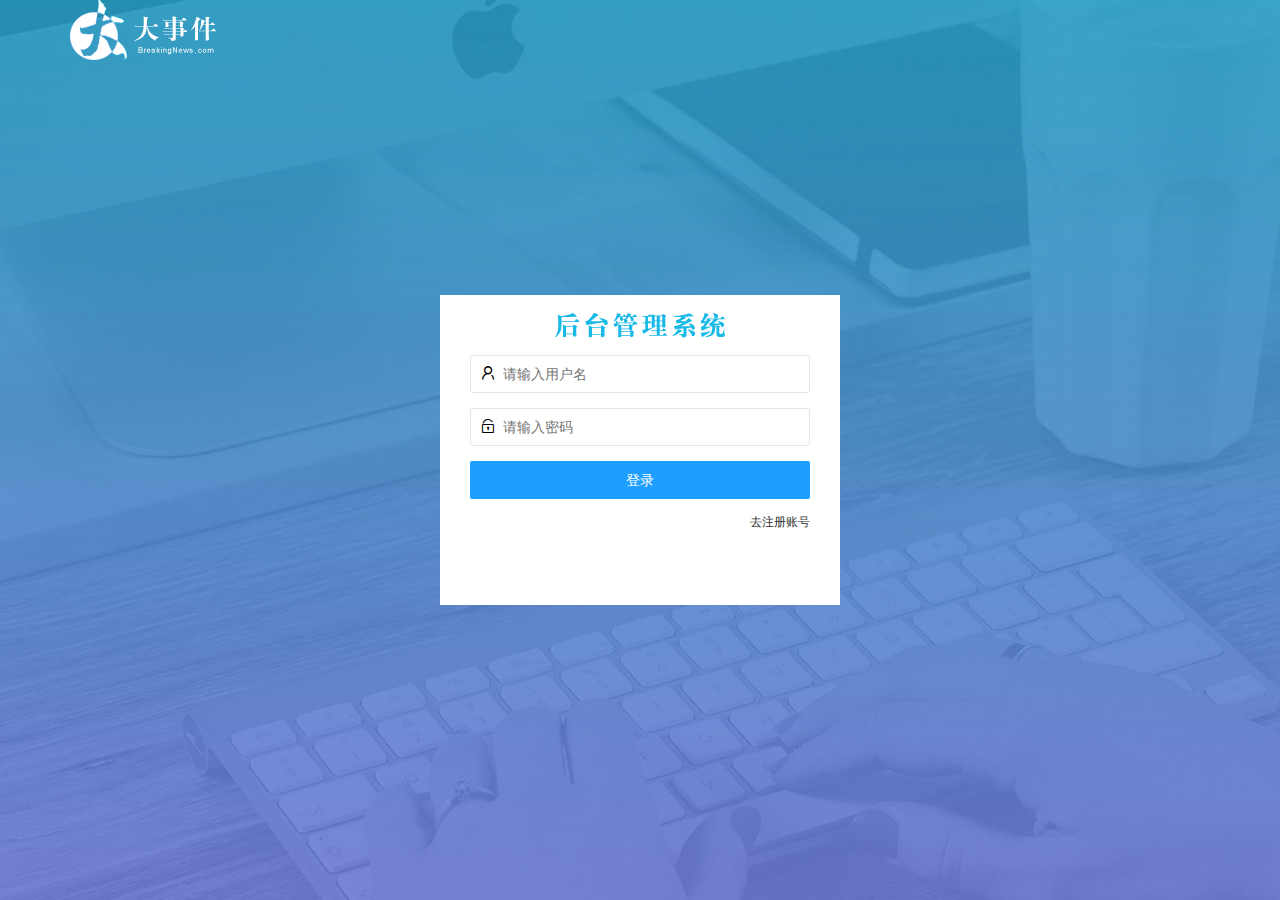
<file: login.html>
<!DOCTYPE html>
<html lang="en">

<head>
    <meta charset="UTF-8">
    <meta http-equiv="X-UA-Compatible" content="IE=edge">
    <meta name="viewport" content="width=device-width, initial-scale=1.0">
    <title>大事件-登录/注册</title>
    <link rel="stylesheet" href="./assets/css/login.css">
    <link rel="stylesheet" href="./assets/lib/layui/css/layui.css">
</head>

<body>
    <div class="layui-main">
        <img src="./assets/images/logo.png" alt="">
    </div>

    <div class="userlogin-form">
        <div class="userlogin-title">
        </div>
        <div class="toregister">
            <form class="layui-form" id="form_login">
                <div class="layui-form-item">
                    <i class="layui-icon layui-icon-username"></i>
                    <input type="text" name="username" required lay-verify="required" placeholder="请输入用户名" autocomplete="off" class="layui-input">
                </div>
                <div class="layui-form-item">
                    <i class="layui-icon layui-icon-password"></i>
                    <input type="password" name="password" required lay-verify="required|pwd" placeholder="请输入密码" autocomplete="off" class="layui-input">
                </div>
                <div class="layui-form-item">
                    <button class="layui-btn layui-btn-fluid layui-btn-normal" lay-submit lay-filter="formDemo">登录</button>
                </div>
                <div class="layui-form-item links">
                    <a href="javascript:;" id="link_reg">去注册账号</a>
                </div>
            </form>
        </div>
        <div class="tologin">
            <form class="layui-form" id="form_register">
                <div class="layui-form-item">
                    <i class="layui-icon layui-icon-username"></i>
                    <input type="text" name="username" required lay-verify="required" placeholder="请输入用户名" autocomplete="off" class="layui-input">
                </div>
                <div class="layui-form-item">
                    <i class="layui-icon layui-icon-password"></i>
                    <input type="password" name="password" required lay-verify="required|pwd" placeholder="请输入密码" autocomplete="off" class="layui-input">
                </div>
                <div class="layui-form-item">
                    <i class="layui-icon layui-icon-password"></i>
                    <input type="password" name="repassword" required lay-verify="required|pwd|repwd" placeholder="再次确认密码" autocomplete="off" class="layui-input">
                </div>
                <div class="layui-form-item">
                    <button class="layui-btn layui-btn-fluid layui-btn-normal" lay-submit lay-filter="formDemo">注册</button>
                </div>
                <div class="layui-form-item links">
                    <a href="javascript:;" id="link_login">去登陆</a>
                </div>
            </form>
        </div>
    </div>
    <script src="./assets/lib/layui/layui.all.js"></script>
    <script src="./assets/lib/jquery.js"></script>
    <script src="./assets/js/baseAPI.js"></script>
    <script src="./assets/js/login.js"></script>
</body>

</html>
</file>
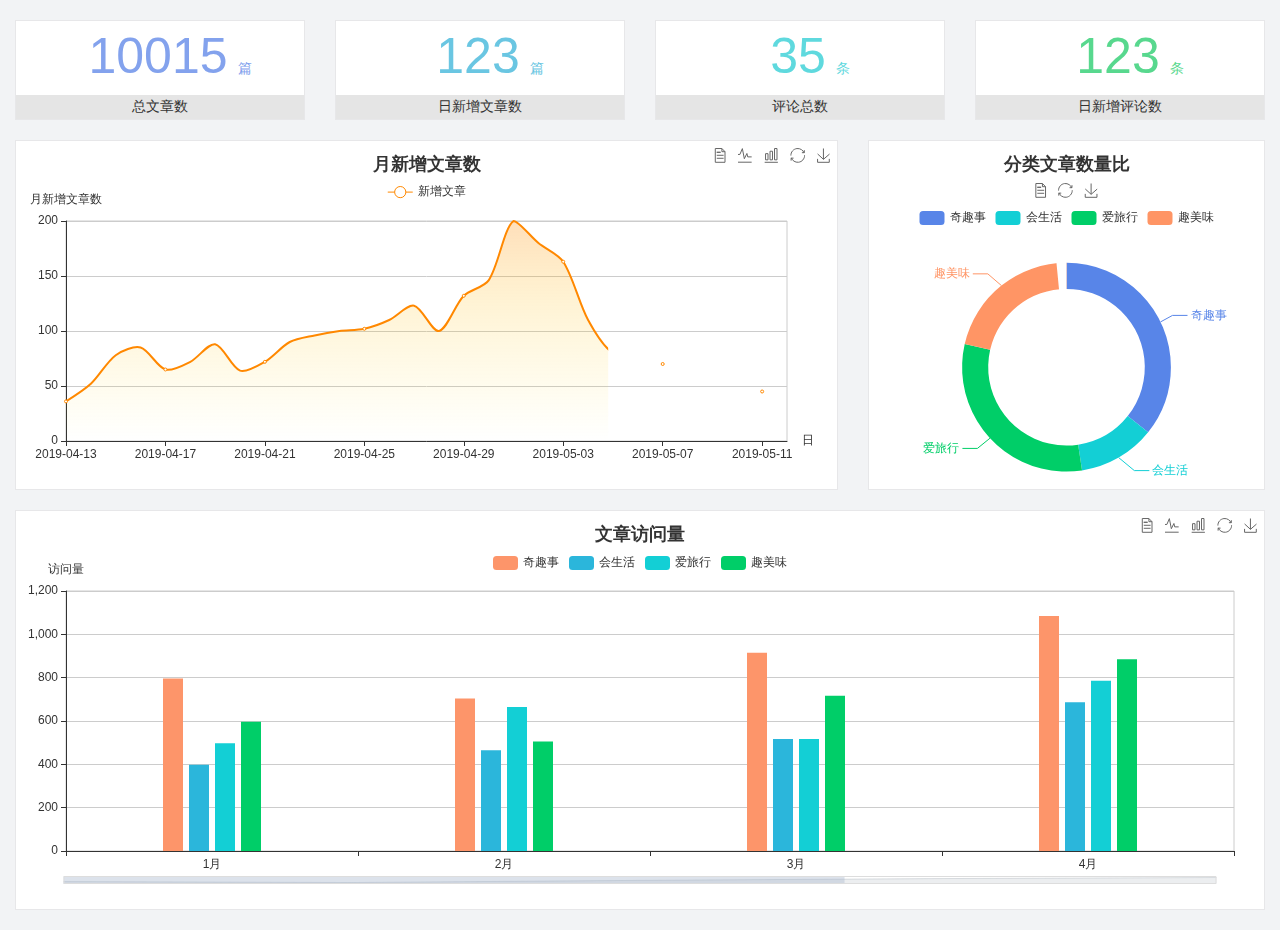
<file: home/dashboard.html>
<!DOCTYPE html>
<html lang="en">

<head>
  <meta charset="UTF-8">
  <meta name="viewport" content="width=device-width, initial-scale=1.0">
  <meta http-equiv="X-UA-Compatible" content="ie=edge">
  <title>图表统计</title>
  <link rel="stylesheet" href="../../assets/lib/bootstrap.css" />
  <link rel="stylesheet" href="../../assets/lib/main.css" />
  <script src="../../assets/lib/jquery.js"></script>
  <script type="text/javascript" src="../../assets/lib/echarts.min.js"></script>
</head>

<body>
  <div class="container-fluid">
    <div class="row spannel_list">
      <div class="col-sm-3 col-xs-6">
        <div class="spannel">
          <em>10015</em><span>篇</span>
          <b>总文章数</b>
        </div>
      </div>
      <div class="col-sm-3 col-xs-6">
        <div class="spannel scolor01">
          <em>123</em><span>篇</span>
          <b>日新增文章数</b>
        </div>
      </div>
      <div class="col-sm-3 col-xs-6">
        <div class="spannel scolor02">
          <em>35</em><span>条</span>
          <b>评论总数</b>
        </div>
      </div>
      <div class="col-sm-3 col-xs-6">
        <div class="spannel scolor03">
          <em>123</em><span>条</span>
          <b>日新增评论数</b>
        </div>
      </div>
    </div>
  </div>

  <div class="container-fluid">
    <div class="row curve-pie">
      <div class="col-lg-8 col-md-8">
        <div class="gragh_pannel" id="curve_show"></div>
      </div>
      <div class="col-lg-4 col-md-4">
        <div class="gragh_pannel" id="pie_show"></div>
      </div>
    </div>
  </div>

  <div class="container-fluid">
    <div class="column_pannel" id="column_show"></div>
  </div>

  <script>
    var oChart = echarts.init(document.getElementById('curve_show'));
    var aList_all = [
      { 'count': 36, 'date': '2019-04-13' },
      { 'count': 52, 'date': '2019-04-14' },
      { 'count': 78, 'date': '2019-04-15' },
      { 'count': 85, 'date': '2019-04-16' },
      { 'count': 65, 'date': '2019-04-17' },
      { 'count': 72, 'date': '2019-04-18' },
      { 'count': 88, 'date': '2019-04-19' },
      { 'count': 64, 'date': '2019-04-20' },
      { 'count': 72, 'date': '2019-04-21' },
      { 'count': 90, 'date': '2019-04-22' },
      { 'count': 96, 'date': '2019-04-23' },
      { 'count': 100, 'date': '2019-04-24' },
      { 'count': 102, 'date': '2019-04-25' },
      { 'count': 110, 'date': '2019-04-26' },
      { 'count': 123, 'date': '2019-04-27' },
      { 'count': 100, 'date': '2019-04-28' },
      { 'count': 132, 'date': '2019-04-29' },
      { 'count': 146, 'date': '2019-04-30' },
      { 'count': 200, 'date': '2019-05-01' },
      { 'count': 180, 'date': '2019-05-02' },
      { 'count': 163, 'date': '2019-05-03' },
      { 'count': 110, 'date': '2019-05-04' },
      { 'count': 80, 'date': '2019-05-05' },
      { 'count': 82, 'date': '2019-05-06' },
      { 'count': 70, 'date': '2019-05-07' },
      { 'count': 65, 'date': '2019-05-08' },
      { 'count': 54, 'date': '2019-05-09' },
      { 'count': 40, 'date': '2019-05-10' },
      { 'count': 45, 'date': '2019-05-11' },
      { 'count': 38, 'date': '2019-05-12' },
    ];

    let aCount = [];
    let aDate = [];

    for (var i = 0; i < aList_all.length; i++) {
      aCount.push(aList_all[i].count);
      aDate.push(aList_all[i].date);
    }

    var chartopt = {
      title: {
        text: '月新增文章数',
        left: 'center',
        top: '10'
      },
      tooltip: {
        trigger: 'axis'
      },
      legend: {
        data: ['新增文章'],
        top: '40'
      },
      toolbox: {
        show: true,
        feature: {
          mark: { show: true },
          dataView: { show: true, readOnly: false },
          magicType: { show: true, type: ['line', 'bar'] },
          restore: { show: true },
          saveAsImage: { show: true }
        }
      },
      calculable: true,
      xAxis: [
        {
          name: '日',
          type: 'category',
          boundaryGap: false,
          data: aDate
        }
      ],
      yAxis: [
        {
          name: '月新增文章数',
          type: 'value'
        }
      ],
      series: [
        {
          name: '新增文章',
          type: 'line',
          smooth: true,
          itemStyle: { normal: { areaStyle: { type: 'default' }, color: '#f80' }, lineStyle: { color: '#f80' } },
          data: aCount
        }],
      areaStyle: {
        normal: {
          color: new echarts.graphic.LinearGradient(0, 0, 0, 1, [{
            offset: 0,
            color: 'rgba(255,136,0,0.39)'
          }, {
            offset: .34,
            color: 'rgba(255,180,0,0.25)'
          }, {
            offset: 1,
            color: 'rgba(255,222,0,0.00)'
          }])

        }
      },
      grid: {
        show: true,
        x: 50,
        x2: 50,
        y: 80,
        height: 220
      }
    };

    oChart.setOption(chartopt);


    var oPie = echarts.init(document.getElementById('pie_show'));
    var oPieopt =
    {
      title: {
        top: 10,
        text: '分类文章数量比',
        x: 'center'
      },
      tooltip: {
        trigger: 'item',
        formatter: "{a} <br/>{b} : {c} ({d}%)"
      },
      color: ['#5885e8', '#13cfd5', '#00ce68', '#ff9565'],
      legend: {
        x: 'center',
        top: 65,
        data: ['奇趣事', '会生活', '爱旅行', '趣美味']
      },
      toolbox: {
        show: true,
        x: 'center',
        top: 35,
        feature: {
          mark: { show: true },
          dataView: { show: true, readOnly: false },
          magicType: {
            show: true,
            type: ['pie', 'funnel'],
            option: {
              funnel: {
                x: '25%',
                width: '50%',
                funnelAlign: 'left',
                max: 1548
              }
            }
          },
          restore: { show: true },
          saveAsImage: { show: true }
        }
      },
      calculable: true,
      series: [
        {
          name: '访问来源',
          type: 'pie',
          radius: ['45%', '60%'],
          center: ['50%', '65%'],
          data: [
            { value: 300, name: '奇趣事' },
            { value: 100, name: '会生活' },
            { value: 260, name: '爱旅行' },
            { value: 180, name: '趣美味' }
          ]
        }
      ]
    };
    oPie.setOption(oPieopt);



    var oColumn = this.echarts.init(document.getElementById('column_show'));
    var oColumnopt =
    {
      title: {
        text: '文章访问量',
        left: 'center',
        top: '10'
      },
      tooltip: {
        trigger: 'axis'
      },
      legend: {
        data: ['奇趣事', '会生活', '爱旅行', '趣美味'],
        top: '40'
      },
      toolbox: {
        show: true,
        feature: {
          mark: { show: true },
          dataView: { show: true, readOnly: false },
          magicType: { show: true, type: ['line', 'bar'] },
          restore: { show: true },
          saveAsImage: { show: true }
        }
      },
      calculable: true,
      xAxis: [
        {
          type: 'category',
          data: ['1月', '2月', '3月', '4月', '5月']
        }
      ],
      yAxis: [
        {
          name: '访问量',
          type: 'value'
        }
      ],
      series: [
        {
          name: '奇趣事',
          type: 'bar',
          barWidth: 20,
          itemStyle: {
            normal: { areaStyle: { type: 'default' }, color: '#fd956a' }
          },
          data: [800, 708, 920, 1090, 1200]
        },
        {
          name: '会生活',
          type: 'bar',
          barWidth: 20,
          itemStyle: {
            normal: { areaStyle: { type: 'default' }, color: '#2bb6db' }
          },
          data: [400, 468, 520, 690, 800]
        },
        {
          name: '爱旅行',
          type: 'bar',
          barWidth: 20,
          itemStyle: {
            normal: { areaStyle: { type: 'default' }, color: '#13cfd5' }
          },
          data: [500, 668, 520, 790, 900]
        },
        {
          name: '趣美味',
          type: 'bar',
          barWidth: 20,
          itemStyle: {
            normal: { areaStyle: { type: 'default' }, color: '#00ce68' }
          },
          data: [600, 508, 720, 890, 1000]
        }
      ],
      grid: {
        show: true,
        x: 50,
        x2: 30,
        y: 80,
        height: 260
      },
      dataZoom: [//给x轴设置滚动条
        {
          start: 0,//默认为0
          end: 100 - 1000 / 31,//默认为100
          type: 'slider',
          show: true,
          xAxisIndex: [0],
          handleSize: 0,//滑动条的 左右2个滑动条的大小
          height: 8,//组件高度
          left: 45, //左边的距离
          right: 50,//右边的距离
          bottom: 26,//右边的距离
          handleColor: '#ddd',//h滑动图标的颜色
          handleStyle: {
            borderColor: "#cacaca",
            borderWidth: "1",
            shadowBlur: 2,
            background: "#ddd",
            shadowColor: "#ddd",
          }
        }]
    };
    oColumn.setOption(oColumnopt);
  </script>
</body>

</html>
</file>
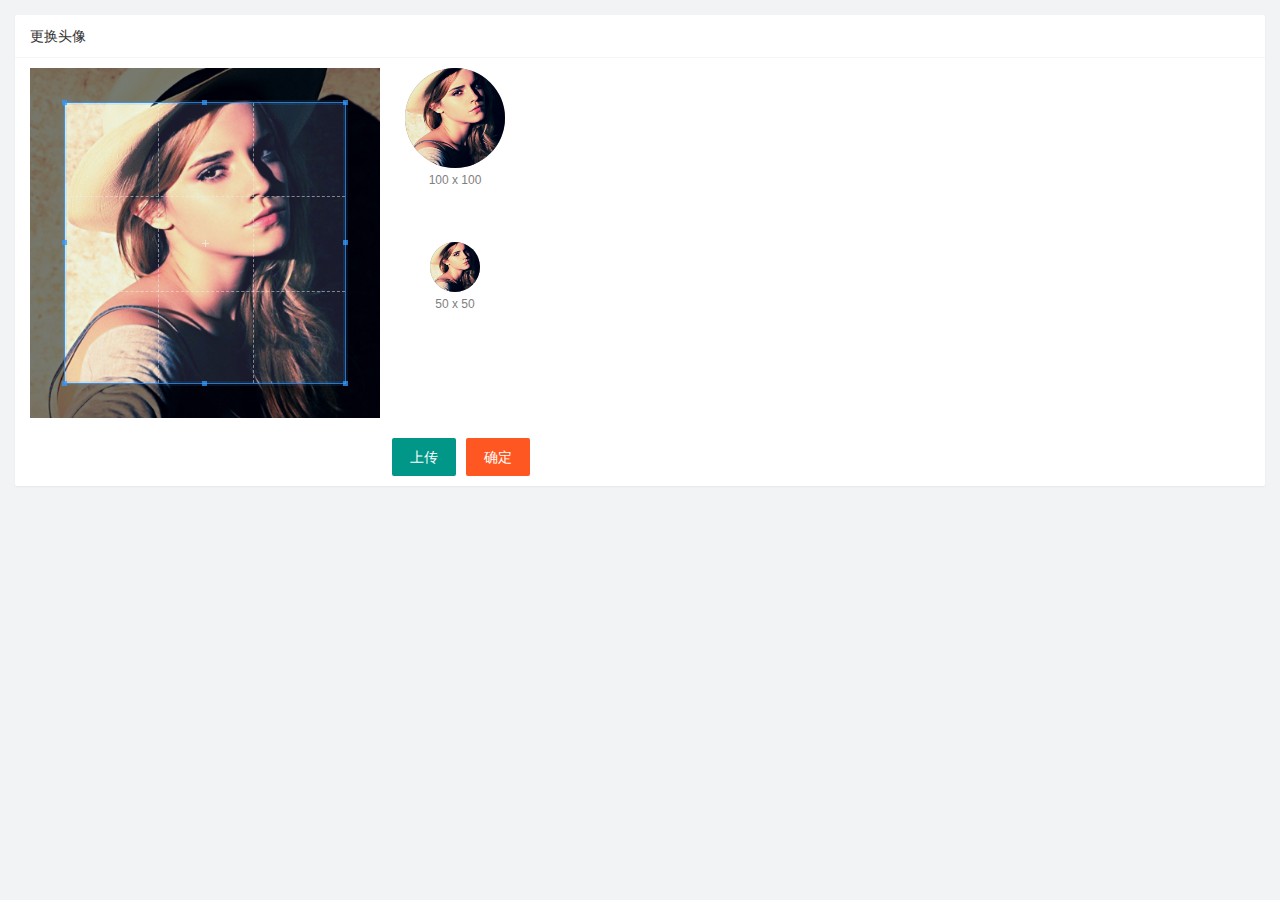
<file: user/user_avatar.html>
<!DOCTYPE html>
<html lang="en">

<head>
    <meta charset="UTF-8">
    <meta http-equiv="X-UA-Compatible" content="IE=edge">
    <meta name="viewport" content="width=device-width, initial-scale=1.0">
    <title>Document</title>
    <link rel="stylesheet" href="/assets/lib/layui/css/layui.css">
    <link rel="stylesheet" href="/assets/lib/cropper/cropper.css" />
    <link rel="stylesheet" href="/assets/css/user/user_avatar.css">
</head>

<body>
    <div class="layui-card">
        <div class="layui-card-header">更换头像</div>
        <div class="layui-card-body">
            <!-- 第一行的图片裁剪和预览区域 -->
            <div class="row1">
                <!-- 图片裁剪区域 -->
                <div class="cropper-box">
                    <!-- 这个 img 标签很重要，将来会把它初始化为裁剪区域 -->
                    <img id="image" src="/assets/images/sample.jpg" />
                </div>
                <!-- 图片的预览区域 -->
                <div class="preview-box">
                    <div>
                        <!-- 宽高为 100px 的预览区域 -->
                        <div class="img-preview w100"></div>
                        <p class="size">100 x 100</p>
                    </div>
                    <div>
                        <!-- 宽高为 50px 的预览区域 -->
                        <div class="img-preview w50"></div>
                        <p class="size">50 x 50</p>
                    </div>
                </div>
            </div>

            <!-- 第二行的按钮区域 -->
            <div class="row2">
                <input type="file" id="file" accept="image/png,image/jpeg">
                <button type="button" class="layui-btn" id="chooseImage">上传</button>
                <button type="button" class="layui-btn layui-btn-danger" id="btnUpload">确定</button>
            </div>
        </div>
    </div>
    <script src="/assets/lib/layui/layui.all.js"></script>
    <script src="/assets/lib/jquery.js"></script>
    <script src="/assets/lib/cropper/Cropper.js"></script>
    <script src="/assets/lib/cropper/jquery-cropper.js"></script>
    <script src="/assets/js/baseAPI.js"></script>
    <script src="/assets/js/user/user_avatar.js"></script>
</body>

</html>
</file>
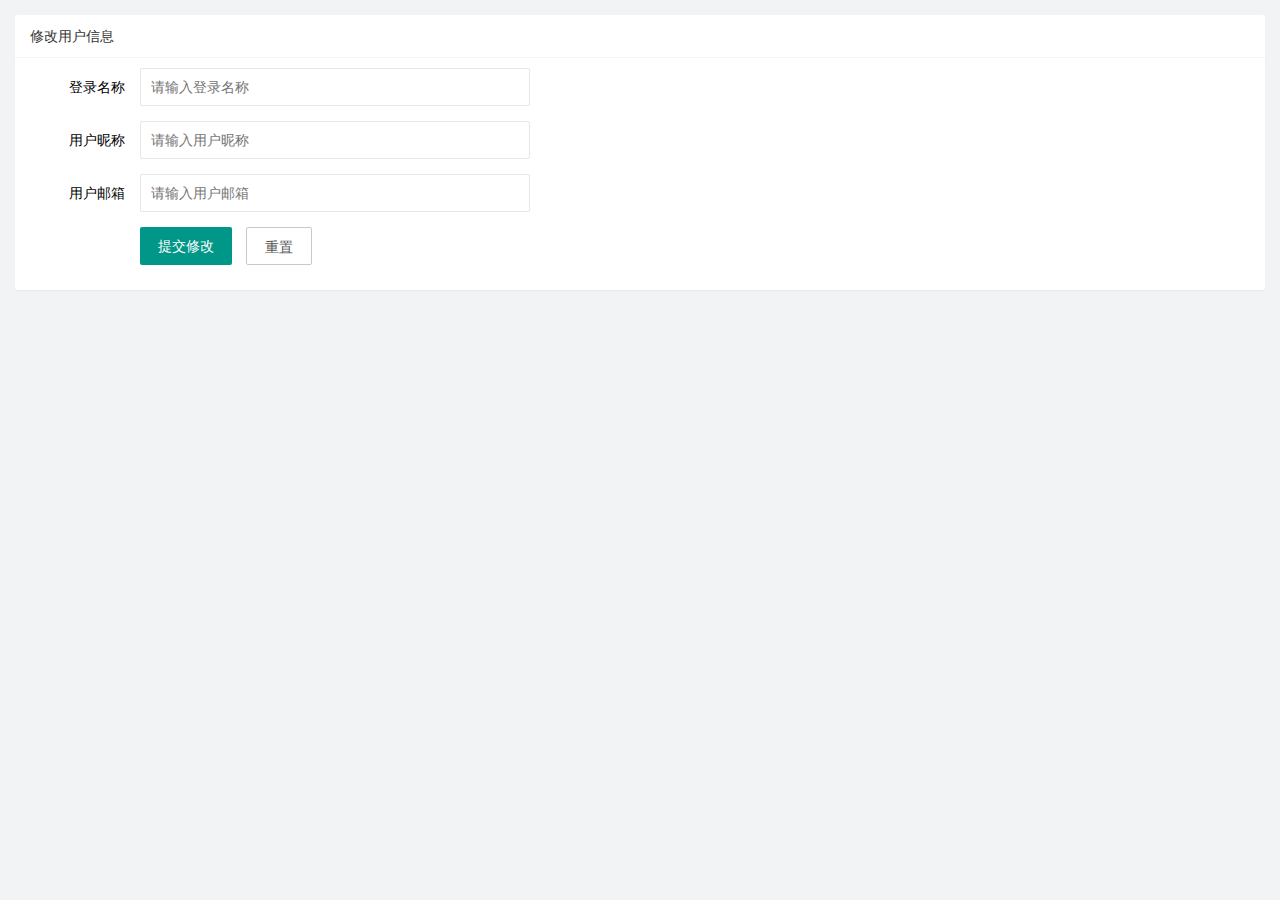
<file: user/user_info.html>
<!DOCTYPE html>
<html lang="en">

<head>
    <meta charset="UTF-8">
    <meta http-equiv="X-UA-Compatible" content="IE=edge">
    <meta name="viewport" content="width=device-width, initial-scale=1.0">
    <title>基本资料</title>
    <link rel="stylesheet" href="/assets/lib/layui/css/layui.css">
    <link rel="stylesheet" href="/assets/css/user/user_info.css">
</head>

<body>
    <div class="layui-card">
        <div class="layui-card-header">修改用户信息</div>
        <div class="layui-card-body">
            <form class="layui-form" lay-filter="formUserInfo">
                <input type="hidden" name="id">
                <div class="layui-form-item">
                    <label class="layui-form-label">登录名称</label>
                    <div class="layui-input-block">
                        <input type="text" name="username" placeholder="请输入登录名称" autocomplete="off" class="layui-input" readonly>
                    </div>
                </div>
                <div class="layui-form-item">
                    <label class="layui-form-label">用户昵称</label>
                    <div class="layui-input-block">
                        <input type="text" name="nickname" placeholder="请输入用户昵称" autocomplete="off" class="layui-input" lay-verify="required|nickname">
                    </div>
                </div>
                <div class="layui-form-item">
                    <label class="layui-form-label">用户邮箱</label>
                    <div class="layui-input-block">
                        <input type="text" name="email" placeholder="请输入用户邮箱" autocomplete="off" class="layui-input" lay-verify="required|email">
                    </div>
                </div>
                <div class="layui-form-item">
                    <div class="layui-input-block">
                        <button class="layui-btn" lay-submit lay-filter="formDemo">提交修改</button>
                        <button type="reset" class="layui-btn layui-btn-primary" id="btnReset">重置</button>
                    </div>
                </div>
            </form>
        </div>
    </div>
    <script src="/assets/lib/layui/layui.all.js"></script>
    <script src="/assets/lib/jquery.js"></script>
    <script src="/assets/js/baseAPI.js"></script>
    <script src="/assets/js/user/user_info.js"></script>
</body>

</html>
</file>
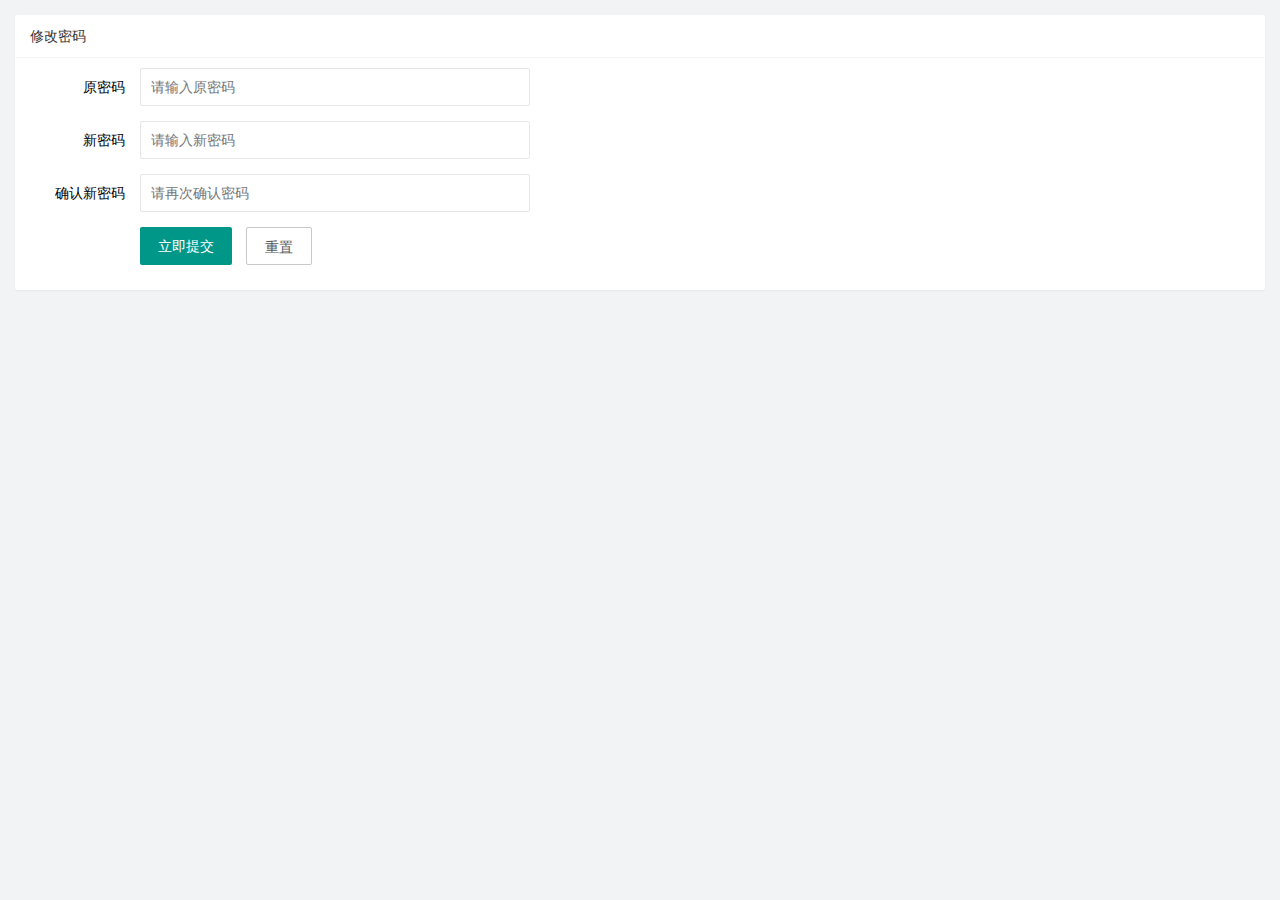
<file: user/user_pwd.html>
<!DOCTYPE html>
<html lang="en">

<head>
    <meta charset="UTF-8">
    <meta http-equiv="X-UA-Compatible" content="IE=edge">
    <meta name="viewport" content="width=device-width, initial-scale=1.0">
    <title>Document</title>
    <link rel="stylesheet" href="/assets/lib/layui/css/layui.css">
    <link rel="stylesheet" href="/assets/css/user/user_pwd.css">
</head>

<body>
    <div class="layui-card">
        <div class="layui-card-header">修改密码</div>
        <div class="layui-card-body">
            <form class="layui-form">
                <div class="layui-form-item">
                    <label class="layui-form-label">原密码</label>
                    <div class="layui-input-block">
                        <input type="password" name="oldPwd" required lay-verify="required|pwd" placeholder="请输入原密码" autocomplete="off" class="layui-input">
                    </div>
                </div>
                <div class="layui-form-item">
                    <label class="layui-form-label">新密码</label>
                    <div class="layui-input-block">
                        <input type="password" name="newPwd" required lay-verify="required|pwd|newPwd" placeholder="请输入新密码" autocomplete="off" class="layui-input">
                    </div>
                </div>
                <div class="layui-form-item">
                    <label class="layui-form-label">确认新密码</label>
                    <div class="layui-input-block">
                        <input type="password" name="rePwd" required lay-verify="required|pwd|rePwd" placeholder="请再次确认密码" autocomplete="off" class="layui-input">
                    </div>
                </div>
                <div class="layui-form-item">
                    <div class="layui-input-block">
                        <button class="layui-btn" lay-submit lay-filter="formDemo">立即提交</button>
                        <button type="reset" class="layui-btn layui-btn-primary">重置</button>
                    </div>
                </div>
            </form>
        </div>
    </div>

    <script src="/assets/lib/layui/layui.all.js"></script>
    <script src="/assets/lib/jquery.js"></script>
    <script src="/assets/js/baseAPI.js"></script>
    <script src="/assets/js/user/user_pwd.js"></script>
</body>

</html>
</file>
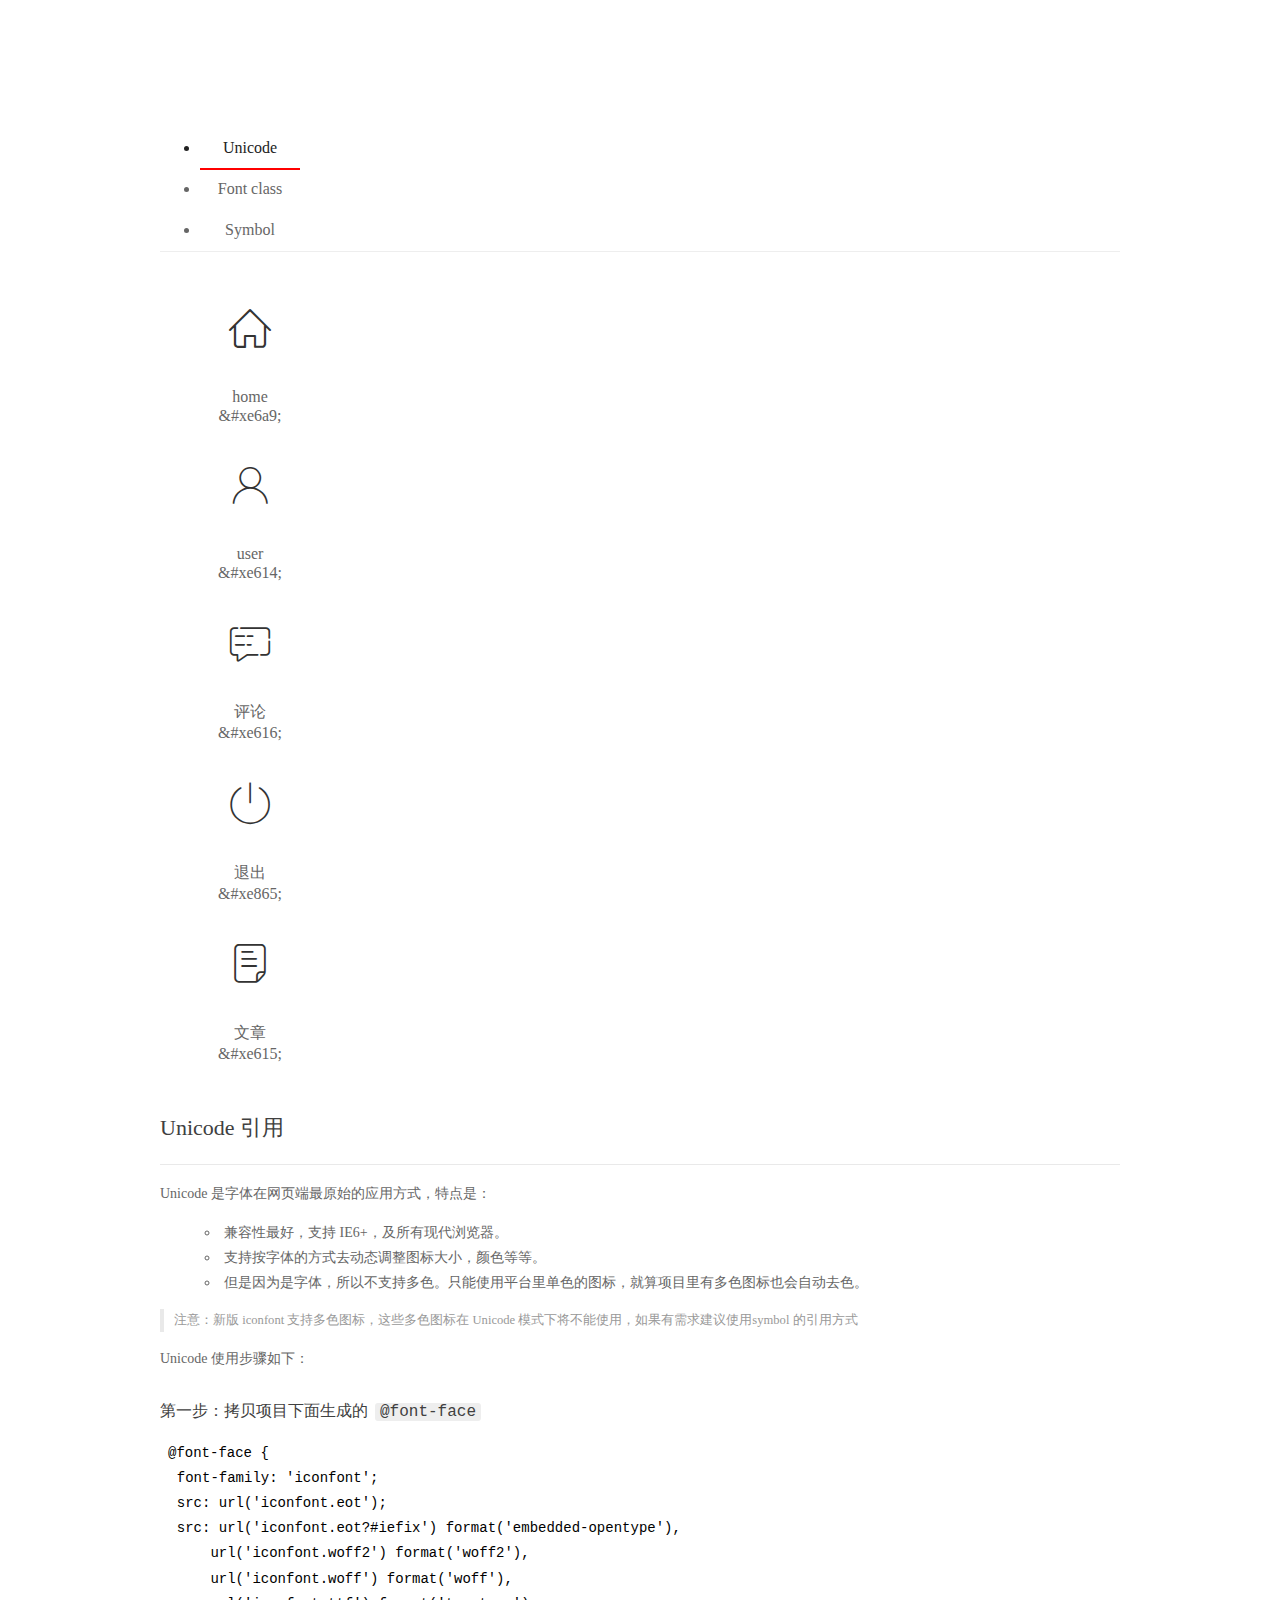
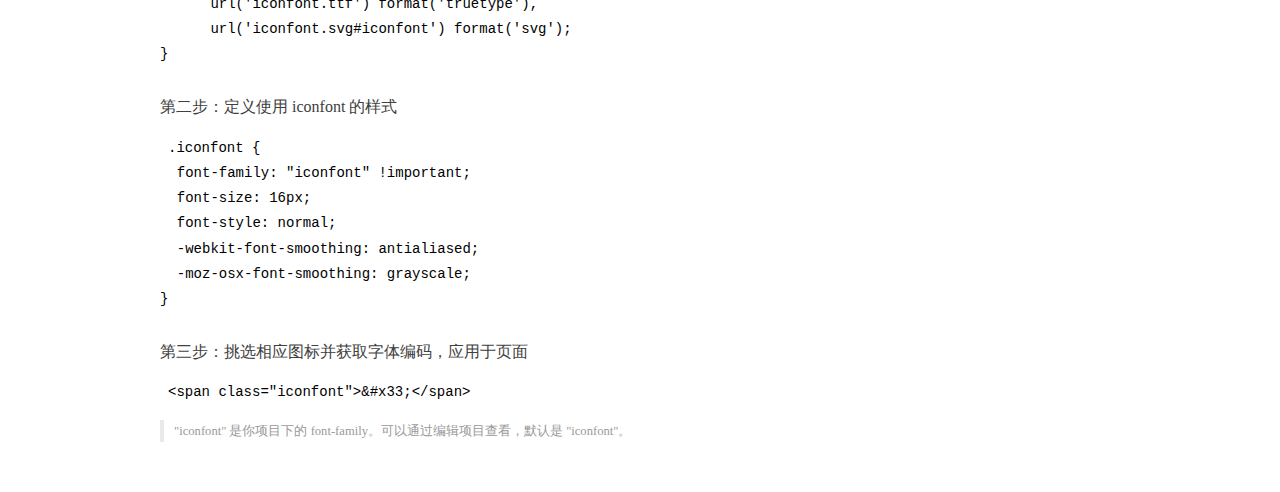
<file: assets/fonts/demo_index.html>
<!DOCTYPE html>
<html>
<head>
  <meta charset="utf-8"/>
  <title>IconFont Demo</title>
  <link rel="shortcut icon" href="https://gtms04.alicdn.com/tps/i4/TB1_oz6GVXXXXaFXpXXJDFnIXXX-64-64.ico" type="image/x-icon"/>
  <link rel="stylesheet" href="https://g.alicdn.com/thx/cube/1.3.2/cube.min.css">
  <link rel="stylesheet" href="demo.css">
  <link rel="stylesheet" href="iconfont.css">
  <script src="iconfont.js"></script>
  <!-- jQuery -->
  <script src="https://a1.alicdn.com/oss/uploads/2018/12/26/7bfddb60-08e8-11e9-9b04-53e73bb6408b.js"></script>
  <!-- 代码高亮 -->
  <script src="https://a1.alicdn.com/oss/uploads/2018/12/26/a3f714d0-08e6-11e9-8a15-ebf944d7534c.js"></script>
</head>
<body>
  <div class="main">
    <h1 class="logo"><a href="https://www.iconfont.cn/" title="iconfont 首页" target="_blank">&#xe86b;</a></h1>
    <div class="nav-tabs">
      <ul id="tabs" class="dib-box">
        <li class="dib active"><span>Unicode</span></li>
        <li class="dib"><span>Font class</span></li>
        <li class="dib"><span>Symbol</span></li>
      </ul>
      
    </div>
    <div class="tab-container">
      <div class="content unicode" style="display: block;">
          <ul class="icon_lists dib-box">
          
            <li class="dib">
              <span class="icon iconfont">&#xe6a9;</span>
                <div class="name">home</div>
                <div class="code-name">&amp;#xe6a9;</div>
              </li>
          
            <li class="dib">
              <span class="icon iconfont">&#xe614;</span>
                <div class="name">user</div>
                <div class="code-name">&amp;#xe614;</div>
              </li>
          
            <li class="dib">
              <span class="icon iconfont">&#xe616;</span>
                <div class="name">评论</div>
                <div class="code-name">&amp;#xe616;</div>
              </li>
          
            <li class="dib">
              <span class="icon iconfont">&#xe865;</span>
                <div class="name">退出</div>
                <div class="code-name">&amp;#xe865;</div>
              </li>
          
            <li class="dib">
              <span class="icon iconfont">&#xe615;</span>
                <div class="name">文章</div>
                <div class="code-name">&amp;#xe615;</div>
              </li>
          
          </ul>
          <div class="article markdown">
          <h2 id="unicode-">Unicode 引用</h2>
          <hr>

          <p>Unicode 是字体在网页端最原始的应用方式，特点是：</p>
          <ul>
            <li>兼容性最好，支持 IE6+，及所有现代浏览器。</li>
            <li>支持按字体的方式去动态调整图标大小，颜色等等。</li>
            <li>但是因为是字体，所以不支持多色。只能使用平台里单色的图标，就算项目里有多色图标也会自动去色。</li>
          </ul>
          <blockquote>
            <p>注意：新版 iconfont 支持多色图标，这些多色图标在 Unicode 模式下将不能使用，如果有需求建议使用symbol 的引用方式</p>
          </blockquote>
          <p>Unicode 使用步骤如下：</p>
          <h3 id="-font-face">第一步：拷贝项目下面生成的 <code>@font-face</code></h3>
<pre><code class="language-css"
>@font-face {
  font-family: 'iconfont';
  src: url('iconfont.eot');
  src: url('iconfont.eot?#iefix') format('embedded-opentype'),
      url('iconfont.woff2') format('woff2'),
      url('iconfont.woff') format('woff'),
      url('iconfont.ttf') format('truetype'),
      url('iconfont.svg#iconfont') format('svg');
}
</code></pre>
          <h3 id="-iconfont-">第二步：定义使用 iconfont 的样式</h3>
<pre><code class="language-css"
>.iconfont {
  font-family: "iconfont" !important;
  font-size: 16px;
  font-style: normal;
  -webkit-font-smoothing: antialiased;
  -moz-osx-font-smoothing: grayscale;
}
</code></pre>
          <h3 id="-">第三步：挑选相应图标并获取字体编码，应用于页面</h3>
<pre>
<code class="language-html"
>&lt;span class="iconfont"&gt;&amp;#x33;&lt;/span&gt;
</code></pre>
          <blockquote>
            <p>"iconfont" 是你项目下的 font-family。可以通过编辑项目查看，默认是 "iconfont"。</p>
          </blockquote>
          </div>
      </div>
      <div class="content font-class">
        <ul class="icon_lists dib-box">
          
          <li class="dib">
            <span class="icon iconfont icon-home"></span>
            <div class="name">
              home
            </div>
            <div class="code-name">.icon-home
            </div>
          </li>
          
          <li class="dib">
            <span class="icon iconfont icon-user"></span>
            <div class="name">
              user
            </div>
            <div class="code-name">.icon-user
            </div>
          </li>
          
          <li class="dib">
            <span class="icon iconfont icon-pinglun"></span>
            <div class="name">
              评论
            </div>
            <div class="code-name">.icon-pinglun
            </div>
          </li>
          
          <li class="dib">
            <span class="icon iconfont icon-tuichu"></span>
            <div class="name">
              退出
            </div>
            <div class="code-name">.icon-tuichu
            </div>
          </li>
          
          <li class="dib">
            <span class="icon iconfont icon-16"></span>
            <div class="name">
              文章
            </div>
            <div class="code-name">.icon-16
            </div>
          </li>
          
        </ul>
        <div class="article markdown">
        <h2 id="font-class-">font-class 引用</h2>
        <hr>

        <p>font-class 是 Unicode 使用方式的一种变种，主要是解决 Unicode 书写不直观，语意不明确的问题。</p>
        <p>与 Unicode 使用方式相比，具有如下特点：</p>
        <ul>
          <li>兼容性良好，支持 IE8+，及所有现代浏览器。</li>
          <li>相比于 Unicode 语意明确，书写更直观。可以很容易分辨这个 icon 是什么。</li>
          <li>因为使用 class 来定义图标，所以当要替换图标时，只需要修改 class 里面的 Unicode 引用。</li>
          <li>不过因为本质上还是使用的字体，所以多色图标还是不支持的。</li>
        </ul>
        <p>使用步骤如下：</p>
        <h3 id="-fontclass-">第一步：引入项目下面生成的 fontclass 代码：</h3>
<pre><code class="language-html">&lt;link rel="stylesheet" href="./iconfont.css"&gt;
</code></pre>
        <h3 id="-">第二步：挑选相应图标并获取类名，应用于页面：</h3>
<pre><code class="language-html">&lt;span class="iconfont icon-xxx"&gt;&lt;/span&gt;
</code></pre>
        <blockquote>
          <p>"
            iconfont" 是你项目下的 font-family。可以通过编辑项目查看，默认是 "iconfont"。</p>
        </blockquote>
      </div>
      </div>
      <div class="content symbol">
          <ul class="icon_lists dib-box">
          
            <li class="dib">
                <svg class="icon svg-icon" aria-hidden="true">
                  <use xlink:href="#icon-home"></use>
                </svg>
                <div class="name">home</div>
                <div class="code-name">#icon-home</div>
            </li>
          
            <li class="dib">
                <svg class="icon svg-icon" aria-hidden="true">
                  <use xlink:href="#icon-user"></use>
                </svg>
                <div class="name">user</div>
                <div class="code-name">#icon-user</div>
            </li>
          
            <li class="dib">
                <svg class="icon svg-icon" aria-hidden="true">
                  <use xlink:href="#icon-pinglun"></use>
                </svg>
                <div class="name">评论</div>
                <div class="code-name">#icon-pinglun</div>
            </li>
          
            <li class="dib">
                <svg class="icon svg-icon" aria-hidden="true">
                  <use xlink:href="#icon-tuichu"></use>
                </svg>
                <div class="name">退出</div>
                <div class="code-name">#icon-tuichu</div>
            </li>
          
            <li class="dib">
                <svg class="icon svg-icon" aria-hidden="true">
                  <use xlink:href="#icon-16"></use>
                </svg>
                <div class="name">文章</div>
                <div class="code-name">#icon-16</div>
            </li>
          
          </ul>
          <div class="article markdown">
          <h2 id="symbol-">Symbol 引用</h2>
          <hr>

          <p>这是一种全新的使用方式，应该说这才是未来的主流，也是平台目前推荐的用法。相关介绍可以参考这篇<a href="">文章</a>
            这种用法其实是做了一个 SVG 的集合，与另外两种相比具有如下特点：</p>
          <ul>
            <li>支持多色图标了，不再受单色限制。</li>
            <li>通过一些技巧，支持像字体那样，通过 <code>font-size</code>, <code>color</code> 来调整样式。</li>
            <li>兼容性较差，支持 IE9+，及现代浏览器。</li>
            <li>浏览器渲染 SVG 的性能一般，还不如 png。</li>
          </ul>
          <p>使用步骤如下：</p>
          <h3 id="-symbol-">第一步：引入项目下面生成的 symbol 代码：</h3>
<pre><code class="language-html">&lt;script src="./iconfont.js"&gt;&lt;/script&gt;
</code></pre>
          <h3 id="-css-">第二步：加入通用 CSS 代码（引入一次就行）：</h3>
<pre><code class="language-html">&lt;style&gt;
.icon {
  width: 1em;
  height: 1em;
  vertical-align: -0.15em;
  fill: currentColor;
  overflow: hidden;
}
&lt;/style&gt;
</code></pre>
          <h3 id="-">第三步：挑选相应图标并获取类名，应用于页面：</h3>
<pre><code class="language-html">&lt;svg class="icon" aria-hidden="true"&gt;
  &lt;use xlink:href="#icon-xxx"&gt;&lt;/use&gt;
&lt;/svg&gt;
</code></pre>
          </div>
      </div>

    </div>
  </div>
  <script>
  $(document).ready(function () {
      $('.tab-container .content:first').show()

      $('#tabs li').click(function (e) {
        var tabContent = $('.tab-container .content')
        var index = $(this).index()

        if ($(this).hasClass('active')) {
          return
        } else {
          $('#tabs li').removeClass('active')
          $(this).addClass('active')

          tabContent.hide().eq(index).fadeIn()
        }
      })
    })
  </script>
</body>
</html>
</file>
<file: assets/css/login.css>
html,
body {
    margin: 0;
    padding: 0;
    height: 100%;
    width: 100%;
    background: url(/assets/images/login_bg.jpg) no-repeat center;
    background-size: cover;
}

.userlogin-form {
    position: absolute;
    left: 50%;
    top: 50%;
    transform: translate(-50%, -50%);
    width: 400px;
    height: 310px;
    background-color: #fff;
}

.userlogin-title {
    height: 60px;
    background: url(/assets/images/login_title.png) no-repeat center;
}

.tologin {
    display: none;
}

.layui-form {
    padding: 0 30px;
}

.links {
    display: flex;
    justify-content: flex-end;
    font-size: 12px;
}

.layui-form-item {
    position: relative;
}

.layui-icon {
    position: absolute;
    left: 10px;
    top: 10px;
}

.layui-input {
    padding-left: 32px!important;
}
</file>
<file: assets/lib/layui/css/layui.css>
/** layui-v2.5.5 MIT License By https://www.layui.com */
 .layui-inline,img{display:inline-block;vertical-align:middle}h1,h2,h3,h4,h5,h6{font-weight:400}.layui-edge,.layui-header,.layui-inline,.layui-main{position:relative}.layui-body,.layui-edge,.layui-elip{overflow:hidden}.layui-btn,.layui-edge,.layui-inline,img{vertical-align:middle}.layui-btn,.layui-disabled,.layui-icon,.layui-unselect{-moz-user-select:none;-webkit-user-select:none;-ms-user-select:none}.layui-elip,.layui-form-checkbox span,.layui-form-pane .layui-form-label{text-overflow:ellipsis;white-space:nowrap}.layui-breadcrumb,.layui-tree-btnGroup{visibility:hidden}blockquote,body,button,dd,div,dl,dt,form,h1,h2,h3,h4,h5,h6,input,li,ol,p,pre,td,textarea,th,ul{margin:0;padding:0;-webkit-tap-highlight-color:rgba(0,0,0,0)}a:active,a:hover{outline:0}img{border:none}li{list-style:none}table{border-collapse:collapse;border-spacing:0}h4,h5,h6{font-size:100%}button,input,optgroup,option,select,textarea{font-family:inherit;font-size:inherit;font-style:inherit;font-weight:inherit;outline:0}pre{white-space:pre-wrap;white-space:-moz-pre-wrap;white-space:-pre-wrap;white-space:-o-pre-wrap;word-wrap:break-word}body{line-height:24px;font:14px Helvetica Neue,Helvetica,PingFang SC,Tahoma,Arial,sans-serif}hr{height:1px;margin:10px 0;border:0;clear:both}a{color:#333;text-decoration:none}a:hover{color:#777}a cite{font-style:normal;*cursor:pointer}.layui-border-box,.layui-border-box *{box-sizing:border-box}.layui-box,.layui-box *{box-sizing:content-box}.layui-clear{clear:both;*zoom:1}.layui-clear:after{content:'\20';clear:both;*zoom:1;display:block;height:0}.layui-inline{*display:inline;*zoom:1}.layui-edge{display:inline-block;width:0;height:0;border-width:6px;border-style:dashed;border-color:transparent}.layui-edge-top{top:-4px;border-bottom-color:#999;border-bottom-style:solid}.layui-edge-right{border-left-color:#999;border-left-style:solid}.layui-edge-bottom{top:2px;border-top-color:#999;border-top-style:solid}.layui-edge-left{border-right-color:#999;border-right-style:solid}.layui-disabled,.layui-disabled:hover{color:#d2d2d2!important;cursor:not-allowed!important}.layui-circle{border-radius:100%}.layui-show{display:block!important}.layui-hide{display:none!important}@font-face{font-family:layui-icon;src:url(../font/iconfont.eot?v=250);src:url(../font/iconfont.eot?v=250#iefix) format('embedded-opentype'),url(../font/iconfont.woff2?v=250) format('woff2'),url(../font/iconfont.woff?v=250) format('woff'),url(../font/iconfont.ttf?v=250) format('truetype'),url(../font/iconfont.svg?v=250#layui-icon) format('svg')}.layui-icon{font-family:layui-icon!important;font-size:16px;font-style:normal;-webkit-font-smoothing:antialiased;-moz-osx-font-smoothing:grayscale}.layui-icon-reply-fill:before{content:"\e611"}.layui-icon-set-fill:before{content:"\e614"}.layui-icon-menu-fill:before{content:"\e60f"}.layui-icon-search:before{content:"\e615"}.layui-icon-share:before{content:"\e641"}.layui-icon-set-sm:before{content:"\e620"}.layui-icon-engine:before{content:"\e628"}.layui-icon-close:before{content:"\1006"}.layui-icon-close-fill:before{content:"\1007"}.layui-icon-chart-screen:before{content:"\e629"}.layui-icon-star:before{content:"\e600"}.layui-icon-circle-dot:before{content:"\e617"}.layui-icon-chat:before{content:"\e606"}.layui-icon-release:before{content:"\e609"}.layui-icon-list:before{content:"\e60a"}.layui-icon-chart:before{content:"\e62c"}.layui-icon-ok-circle:before{content:"\1005"}.layui-icon-layim-theme:before{content:"\e61b"}.layui-icon-table:before{content:"\e62d"}.layui-icon-right:before{content:"\e602"}.layui-icon-left:before{content:"\e603"}.layui-icon-cart-simple:before{content:"\e698"}.layui-icon-face-cry:before{content:"\e69c"}.layui-icon-face-smile:before{content:"\e6af"}.layui-icon-survey:before{content:"\e6b2"}.layui-icon-tree:before{content:"\e62e"}.layui-icon-upload-circle:before{content:"\e62f"}.layui-icon-add-circle:before{content:"\e61f"}.layui-icon-download-circle:before{content:"\e601"}.layui-icon-templeate-1:before{content:"\e630"}.layui-icon-util:before{content:"\e631"}.layui-icon-face-surprised:before{content:"\e664"}.layui-icon-edit:before{content:"\e642"}.layui-icon-speaker:before{content:"\e645"}.layui-icon-down:before{content:"\e61a"}.layui-icon-file:before{content:"\e621"}.layui-icon-layouts:before{content:"\e632"}.layui-icon-rate-half:before{content:"\e6c9"}.layui-icon-add-circle-fine:before{content:"\e608"}.layui-icon-prev-circle:before{content:"\e633"}.layui-icon-read:before{content:"\e705"}.layui-icon-404:before{content:"\e61c"}.layui-icon-carousel:before{content:"\e634"}.layui-icon-help:before{content:"\e607"}.layui-icon-code-circle:before{content:"\e635"}.layui-icon-water:before{content:"\e636"}.layui-icon-username:before{content:"\e66f"}.layui-icon-find-fill:before{content:"\e670"}.layui-icon-about:before{content:"\e60b"}.layui-icon-location:before{content:"\e715"}.layui-icon-up:before{content:"\e619"}.layui-icon-pause:before{content:"\e651"}.layui-icon-date:before{content:"\e637"}.layui-icon-layim-uploadfile:before{content:"\e61d"}.layui-icon-delete:before{content:"\e640"}.layui-icon-play:before{content:"\e652"}.layui-icon-top:before{content:"\e604"}.layui-icon-friends:before{content:"\e612"}.layui-icon-refresh-3:before{content:"\e9aa"}.layui-icon-ok:before{content:"\e605"}.layui-icon-layer:before{content:"\e638"}.layui-icon-face-smile-fine:before{content:"\e60c"}.layui-icon-dollar:before{content:"\e659"}.layui-icon-group:before{content:"\e613"}.layui-icon-layim-download:before{content:"\e61e"}.layui-icon-picture-fine:before{content:"\e60d"}.layui-icon-link:before{content:"\e64c"}.layui-icon-diamond:before{content:"\e735"}.layui-icon-log:before{content:"\e60e"}.layui-icon-rate-solid:before{content:"\e67a"}.layui-icon-fonts-del:before{content:"\e64f"}.layui-icon-unlink:before{content:"\e64d"}.layui-icon-fonts-clear:before{content:"\e639"}.layui-icon-triangle-r:before{content:"\e623"}.layui-icon-circle:before{content:"\e63f"}.layui-icon-radio:before{content:"\e643"}.layui-icon-align-center:before{content:"\e647"}.layui-icon-align-right:before{content:"\e648"}.layui-icon-align-left:before{content:"\e649"}.layui-icon-loading-1:before{content:"\e63e"}.layui-icon-return:before{content:"\e65c"}.layui-icon-fonts-strong:before{content:"\e62b"}.layui-icon-upload:before{content:"\e67c"}.layui-icon-dialogue:before{content:"\e63a"}.layui-icon-video:before{content:"\e6ed"}.layui-icon-headset:before{content:"\e6fc"}.layui-icon-cellphone-fine:before{content:"\e63b"}.layui-icon-add-1:before{content:"\e654"}.layui-icon-face-smile-b:before{content:"\e650"}.layui-icon-fonts-html:before{content:"\e64b"}.layui-icon-form:before{content:"\e63c"}.layui-icon-cart:before{content:"\e657"}.layui-icon-camera-fill:before{content:"\e65d"}.layui-icon-tabs:before{content:"\e62a"}.layui-icon-fonts-code:before{content:"\e64e"}.layui-icon-fire:before{content:"\e756"}.layui-icon-set:before{content:"\e716"}.layui-icon-fonts-u:before{content:"\e646"}.layui-icon-triangle-d:before{content:"\e625"}.layui-icon-tips:before{content:"\e702"}.layui-icon-picture:before{content:"\e64a"}.layui-icon-more-vertical:before{content:"\e671"}.layui-icon-flag:before{content:"\e66c"}.layui-icon-loading:before{content:"\e63d"}.layui-icon-fonts-i:before{content:"\e644"}.layui-icon-refresh-1:before{content:"\e666"}.layui-icon-rmb:before{content:"\e65e"}.layui-icon-home:before{content:"\e68e"}.layui-icon-user:before{content:"\e770"}.layui-icon-notice:before{content:"\e667"}.layui-icon-login-weibo:before{content:"\e675"}.layui-icon-voice:before{content:"\e688"}.layui-icon-upload-drag:before{content:"\e681"}.layui-icon-login-qq:before{content:"\e676"}.layui-icon-snowflake:before{content:"\e6b1"}.layui-icon-file-b:before{content:"\e655"}.layui-icon-template:before{content:"\e663"}.layui-icon-auz:before{content:"\e672"}.layui-icon-console:before{content:"\e665"}.layui-icon-app:before{content:"\e653"}.layui-icon-prev:before{content:"\e65a"}.layui-icon-website:before{content:"\e7ae"}.layui-icon-next:before{content:"\e65b"}.layui-icon-component:before{content:"\e857"}.layui-icon-more:before{content:"\e65f"}.layui-icon-login-wechat:before{content:"\e677"}.layui-icon-shrink-right:before{content:"\e668"}.layui-icon-spread-left:before{content:"\e66b"}.layui-icon-camera:before{content:"\e660"}.layui-icon-note:before{content:"\e66e"}.layui-icon-refresh:before{content:"\e669"}.layui-icon-female:before{content:"\e661"}.layui-icon-male:before{content:"\e662"}.layui-icon-password:before{content:"\e673"}.layui-icon-senior:before{content:"\e674"}.layui-icon-theme:before{content:"\e66a"}.layui-icon-tread:before{content:"\e6c5"}.layui-icon-praise:before{content:"\e6c6"}.layui-icon-star-fill:before{content:"\e658"}.layui-icon-rate:before{content:"\e67b"}.layui-icon-template-1:before{content:"\e656"}.layui-icon-vercode:before{content:"\e679"}.layui-icon-cellphone:before{content:"\e678"}.layui-icon-screen-full:before{content:"\e622"}.layui-icon-screen-restore:before{content:"\e758"}.layui-icon-cols:before{content:"\e610"}.layui-icon-export:before{content:"\e67d"}.layui-icon-print:before{content:"\e66d"}.layui-icon-slider:before{content:"\e714"}.layui-icon-addition:before{content:"\e624"}.layui-icon-subtraction:before{content:"\e67e"}.layui-icon-service:before{content:"\e626"}.layui-icon-transfer:before{content:"\e691"}.layui-main{width:1140px;margin:0 auto}.layui-header{z-index:1000;height:60px}.layui-header a:hover{transition:all .5s;-webkit-transition:all .5s}.layui-side{position:fixed;left:0;top:0;bottom:0;z-index:999;width:200px;overflow-x:hidden}.layui-side-scroll{position:relative;width:220px;height:100%;overflow-x:hidden}.layui-body{position:absolute;left:200px;right:0;top:0;bottom:0;z-index:998;width:auto;overflow-y:auto;box-sizing:border-box}.layui-layout-body{overflow:hidden}.layui-layout-admin .layui-header{background-color:#23262E}.layui-layout-admin .layui-side{top:60px;width:200px;overflow-x:hidden}.layui-layout-admin .layui-body{position:fixed;top:60px;bottom:44px}.layui-layout-admin .layui-main{width:auto;margin:0 15px}.layui-layout-admin .layui-footer{position:fixed;left:200px;right:0;bottom:0;height:44px;line-height:44px;padding:0 15px;background-color:#eee}.layui-layout-admin .layui-logo{position:absolute;left:0;top:0;width:200px;height:100%;line-height:60px;text-align:center;color:#009688;font-size:16px}.layui-layout-admin .layui-header .layui-nav{background:0 0}.layui-layout-left{position:absolute!important;left:200px;top:0}.layui-layout-right{position:absolute!important;right:0;top:0}.layui-container{position:relative;margin:0 auto;padding:0 15px;box-sizing:border-box}.layui-fluid{position:relative;margin:0 auto;padding:0 15px}.layui-row:after,.layui-row:before{content:'';display:block;clear:both}.layui-col-lg1,.layui-col-lg10,.layui-col-lg11,.layui-col-lg12,.layui-col-lg2,.layui-col-lg3,.layui-col-lg4,.layui-col-lg5,.layui-col-lg6,.layui-col-lg7,.layui-col-lg8,.layui-col-lg9,.layui-col-md1,.layui-col-md10,.layui-col-md11,.layui-col-md12,.layui-col-md2,.layui-col-md3,.layui-col-md4,.layui-col-md5,.layui-col-md6,.layui-col-md7,.layui-col-md8,.layui-col-md9,.layui-col-sm1,.layui-col-sm10,.layui-col-sm11,.layui-col-sm12,.layui-col-sm2,.layui-col-sm3,.layui-col-sm4,.layui-col-sm5,.layui-col-sm6,.layui-col-sm7,.layui-col-sm8,.layui-col-sm9,.layui-col-xs1,.layui-col-xs10,.layui-col-xs11,.layui-col-xs12,.layui-col-xs2,.layui-col-xs3,.layui-col-xs4,.layui-col-xs5,.layui-col-xs6,.layui-col-xs7,.layui-col-xs8,.layui-col-xs9{position:relative;display:block;box-sizing:border-box}.layui-col-xs1,.layui-col-xs10,.layui-col-xs11,.layui-col-xs12,.layui-col-xs2,.layui-col-xs3,.layui-col-xs4,.layui-col-xs5,.layui-col-xs6,.layui-col-xs7,.layui-col-xs8,.layui-col-xs9{float:left}.layui-col-xs1{width:8.33333333%}.layui-col-xs2{width:16.66666667%}.layui-col-xs3{width:25%}.layui-col-xs4{width:33.33333333%}.layui-col-xs5{width:41.66666667%}.layui-col-xs6{width:50%}.layui-col-xs7{width:58.33333333%}.layui-col-xs8{width:66.66666667%}.layui-col-xs9{width:75%}.layui-col-xs10{width:83.33333333%}.layui-col-xs11{width:91.66666667%}.layui-col-xs12{width:100%}.layui-col-xs-offset1{margin-left:8.33333333%}.layui-col-xs-offset2{margin-left:16.66666667%}.layui-col-xs-offset3{margin-left:25%}.layui-col-xs-offset4{margin-left:33.33333333%}.layui-col-xs-offset5{margin-left:41.66666667%}.layui-col-xs-offset6{margin-left:50%}.layui-col-xs-offset7{margin-left:58.33333333%}.layui-col-xs-offset8{margin-left:66.66666667%}.layui-col-xs-offset9{margin-left:75%}.layui-col-xs-offset10{margin-left:83.33333333%}.layui-col-xs-offset11{margin-left:91.66666667%}.layui-col-xs-offset12{margin-left:100%}@media screen and (max-width:768px){.layui-hide-xs{display:none!important}.layui-show-xs-block{display:block!important}.layui-show-xs-inline{display:inline!important}.layui-show-xs-inline-block{display:inline-block!important}}@media screen and (min-width:768px){.layui-container{width:750px}.layui-hide-sm{display:none!important}.layui-show-sm-block{display:block!important}.layui-show-sm-inline{display:inline!important}.layui-show-sm-inline-block{display:inline-block!important}.layui-col-sm1,.layui-col-sm10,.layui-col-sm11,.layui-col-sm12,.layui-col-sm2,.layui-col-sm3,.layui-col-sm4,.layui-col-sm5,.layui-col-sm6,.layui-col-sm7,.layui-col-sm8,.layui-col-sm9{float:left}.layui-col-sm1{width:8.33333333%}.layui-col-sm2{width:16.66666667%}.layui-col-sm3{width:25%}.layui-col-sm4{width:33.33333333%}.layui-col-sm5{width:41.66666667%}.layui-col-sm6{width:50%}.layui-col-sm7{width:58.33333333%}.layui-col-sm8{width:66.66666667%}.layui-col-sm9{width:75%}.layui-col-sm10{width:83.33333333%}.layui-col-sm11{width:91.66666667%}.layui-col-sm12{width:100%}.layui-col-sm-offset1{margin-left:8.33333333%}.layui-col-sm-offset2{margin-left:16.66666667%}.layui-col-sm-offset3{margin-left:25%}.layui-col-sm-offset4{margin-left:33.33333333%}.layui-col-sm-offset5{margin-left:41.66666667%}.layui-col-sm-offset6{margin-left:50%}.layui-col-sm-offset7{margin-left:58.33333333%}.layui-col-sm-offset8{margin-left:66.66666667%}.layui-col-sm-offset9{margin-left:75%}.layui-col-sm-offset10{margin-left:83.33333333%}.layui-col-sm-offset11{margin-left:91.66666667%}.layui-col-sm-offset12{margin-left:100%}}@media screen and (min-width:992px){.layui-container{width:970px}.layui-hide-md{display:none!important}.layui-show-md-block{display:block!important}.layui-show-md-inline{display:inline!important}.layui-show-md-inline-block{display:inline-block!important}.layui-col-md1,.layui-col-md10,.layui-col-md11,.layui-col-md12,.layui-col-md2,.layui-col-md3,.layui-col-md4,.layui-col-md5,.layui-col-md6,.layui-col-md7,.layui-col-md8,.layui-col-md9{float:left}.layui-col-md1{width:8.33333333%}.layui-col-md2{width:16.66666667%}.layui-col-md3{width:25%}.layui-col-md4{width:33.33333333%}.layui-col-md5{width:41.66666667%}.layui-col-md6{width:50%}.layui-col-md7{width:58.33333333%}.layui-col-md8{width:66.66666667%}.layui-col-md9{width:75%}.layui-col-md10{width:83.33333333%}.layui-col-md11{width:91.66666667%}.layui-col-md12{width:100%}.layui-col-md-offset1{margin-left:8.33333333%}.layui-col-md-offset2{margin-left:16.66666667%}.layui-col-md-offset3{margin-left:25%}.layui-col-md-offset4{margin-left:33.33333333%}.layui-col-md-offset5{margin-left:41.66666667%}.layui-col-md-offset6{margin-left:50%}.layui-col-md-offset7{margin-left:58.33333333%}.layui-col-md-offset8{margin-left:66.66666667%}.layui-col-md-offset9{margin-left:75%}.layui-col-md-offset10{margin-left:83.33333333%}.layui-col-md-offset11{margin-left:91.66666667%}.layui-col-md-offset12{margin-left:100%}}@media screen and (min-width:1200px){.layui-container{width:1170px}.layui-hide-lg{display:none!important}.layui-show-lg-block{display:block!important}.layui-show-lg-inline{display:inline!important}.layui-show-lg-inline-block{display:inline-block!important}.layui-col-lg1,.layui-col-lg10,.layui-col-lg11,.layui-col-lg12,.layui-col-lg2,.layui-col-lg3,.layui-col-lg4,.layui-col-lg5,.layui-col-lg6,.layui-col-lg7,.layui-col-lg8,.layui-col-lg9{float:left}.layui-col-lg1{width:8.33333333%}.layui-col-lg2{width:16.66666667%}.layui-col-lg3{width:25%}.layui-col-lg4{width:33.33333333%}.layui-col-lg5{width:41.66666667%}.layui-col-lg6{width:50%}.layui-col-lg7{width:58.33333333%}.layui-col-lg8{width:66.66666667%}.layui-col-lg9{width:75%}.layui-col-lg10{width:83.33333333%}.layui-col-lg11{width:91.66666667%}.layui-col-lg12{width:100%}.layui-col-lg-offset1{margin-left:8.33333333%}.layui-col-lg-offset2{margin-left:16.66666667%}.layui-col-lg-offset3{margin-left:25%}.layui-col-lg-offset4{margin-left:33.33333333%}.layui-col-lg-offset5{margin-left:41.66666667%}.layui-col-lg-offset6{margin-left:50%}.layui-col-lg-offset7{margin-left:58.33333333%}.layui-col-lg-offset8{margin-left:66.66666667%}.layui-col-lg-offset9{margin-left:75%}.layui-col-lg-offset10{margin-left:83.33333333%}.layui-col-lg-offset11{margin-left:91.66666667%}.layui-col-lg-offset12{margin-left:100%}}.layui-col-space1{margin:-.5px}.layui-col-space1>*{padding:.5px}.layui-col-space3{margin:-1.5px}.layui-col-space3>*{padding:1.5px}.layui-col-space5{margin:-2.5px}.layui-col-space5>*{padding:2.5px}.layui-col-space8{margin:-3.5px}.layui-col-space8>*{padding:3.5px}.layui-col-space10{margin:-5px}.layui-col-space10>*{padding:5px}.layui-col-space12{margin:-6px}.layui-col-space12>*{padding:6px}.layui-col-space15{margin:-7.5px}.layui-col-space15>*{padding:7.5px}.layui-col-space18{margin:-9px}.layui-col-space18>*{padding:9px}.layui-col-space20{margin:-10px}.layui-col-space20>*{padding:10px}.layui-col-space22{margin:-11px}.layui-col-space22>*{padding:11px}.layui-col-space25{margin:-12.5px}.layui-col-space25>*{padding:12.5px}.layui-col-space30{margin:-15px}.layui-col-space30>*{padding:15px}.layui-btn,.layui-input,.layui-select,.layui-textarea,.layui-upload-button{outline:0;-webkit-appearance:none;transition:all .3s;-webkit-transition:all .3s;box-sizing:border-box}.layui-elem-quote{margin-bottom:10px;padding:15px;line-height:22px;border-left:5px solid #009688;border-radius:0 2px 2px 0;background-color:#f2f2f2}.layui-quote-nm{border-style:solid;border-width:1px 1px 1px 5px;background:0 0}.layui-elem-field{margin-bottom:10px;padding:0;border-width:1px;border-style:solid}.layui-elem-field legend{margin-left:20px;padding:0 10px;font-size:20px;font-weight:300}.layui-field-title{margin:10px 0 20px;border-width:1px 0 0}.layui-field-box{padding:10px 15px}.layui-field-title .layui-field-box{padding:10px 0}.layui-progress{position:relative;height:6px;border-radius:20px;background-color:#e2e2e2}.layui-progress-bar{position:absolute;left:0;top:0;width:0;max-width:100%;height:6px;border-radius:20px;text-align:right;background-color:#5FB878;transition:all .3s;-webkit-transition:all .3s}.layui-progress-big,.layui-progress-big .layui-progress-bar{height:18px;line-height:18px}.layui-progress-text{position:relative;top:-20px;line-height:18px;font-size:12px;color:#666}.layui-progress-big .layui-progress-text{position:static;padding:0 10px;color:#fff}.layui-collapse{border-width:1px;border-style:solid;border-radius:2px}.layui-colla-content,.layui-colla-item{border-top-width:1px;border-top-style:solid}.layui-colla-item:first-child{border-top:none}.layui-colla-title{position:relative;height:42px;line-height:42px;padding:0 15px 0 35px;color:#333;background-color:#f2f2f2;cursor:pointer;font-size:14px;overflow:hidden}.layui-colla-content{display:none;padding:10px 15px;line-height:22px;color:#666}.layui-colla-icon{position:absolute;left:15px;top:0;font-size:14px}.layui-card{margin-bottom:15px;border-radius:2px;background-color:#fff;box-shadow:0 1px 2px 0 rgba(0,0,0,.05)}.layui-card:last-child{margin-bottom:0}.layui-card-header{position:relative;height:42px;line-height:42px;padding:0 15px;border-bottom:1px solid #f6f6f6;color:#333;border-radius:2px 2px 0 0;font-size:14px}.layui-bg-black,.layui-bg-blue,.layui-bg-cyan,.layui-bg-green,.layui-bg-orange,.layui-bg-red{color:#fff!important}.layui-card-body{position:relative;padding:10px 15px;line-height:24px}.layui-card-body[pad15]{padding:15px}.layui-card-body[pad20]{padding:20px}.layui-card-body .layui-table{margin:5px 0}.layui-card .layui-tab{margin:0}.layui-panel-window{position:relative;padding:15px;border-radius:0;border-top:5px solid #E6E6E6;background-color:#fff}.layui-auxiliar-moving{position:fixed;left:0;right:0;top:0;bottom:0;width:100%;height:100%;background:0 0;z-index:9999999999}.layui-form-label,.layui-form-mid,.layui-form-select,.layui-input-block,.layui-input-inline,.layui-textarea{position:relative}.layui-bg-red{background-color:#FF5722!important}.layui-bg-orange{background-color:#FFB800!important}.layui-bg-green{background-color:#009688!important}.layui-bg-cyan{background-color:#2F4056!important}.layui-bg-blue{background-color:#1E9FFF!important}.layui-bg-black{background-color:#393D49!important}.layui-bg-gray{background-color:#eee!important;color:#666!important}.layui-badge-rim,.layui-colla-content,.layui-colla-item,.layui-collapse,.layui-elem-field,.layui-form-pane .layui-form-item[pane],.layui-form-pane .layui-form-label,.layui-input,.layui-layedit,.layui-layedit-tool,.layui-quote-nm,.layui-select,.layui-tab-bar,.layui-tab-card,.layui-tab-title,.layui-tab-title .layui-this:after,.layui-textarea{border-color:#e6e6e6}.layui-timeline-item:before,hr{background-color:#e6e6e6}.layui-text{line-height:22px;font-size:14px;color:#666}.layui-text h1,.layui-text h2,.layui-text h3{font-weight:500;color:#333}.layui-text h1{font-size:30px}.layui-text h2{font-size:24px}.layui-text h3{font-size:18px}.layui-text a:not(.layui-btn){color:#01AAED}.layui-text a:not(.layui-btn):hover{text-decoration:underline}.layui-text ul{padding:5px 0 5px 15px}.layui-text ul li{margin-top:5px;list-style-type:disc}.layui-text em,.layui-word-aux{color:#999!important;padding:0 5px!important}.layui-btn{display:inline-block;height:38px;line-height:38px;padding:0 18px;background-color:#009688;color:#fff;white-space:nowrap;text-align:center;font-size:14px;border:none;border-radius:2px;cursor:pointer}.layui-btn:hover{opacity:.8;filter:alpha(opacity=80);color:#fff}.layui-btn:active{opacity:1;filter:alpha(opacity=100)}.layui-btn+.layui-btn{margin-left:10px}.layui-btn-container{font-size:0}.layui-btn-container .layui-btn{margin-right:10px;margin-bottom:10px}.layui-btn-container .layui-btn+.layui-btn{margin-left:0}.layui-table .layui-btn-container .layui-btn{margin-bottom:9px}.layui-btn-radius{border-radius:100px}.layui-btn .layui-icon{margin-right:3px;font-size:18px;vertical-align:bottom;vertical-align:middle\9}.layui-btn-primary{border:1px solid #C9C9C9;background-color:#fff;color:#555}.layui-btn-primary:hover{border-color:#009688;color:#333}.layui-btn-normal{background-color:#1E9FFF}.layui-btn-warm{background-color:#FFB800}.layui-btn-danger{background-color:#FF5722}.layui-btn-checked{background-color:#5FB878}.layui-btn-disabled,.layui-btn-disabled:active,.layui-btn-disabled:hover{border:1px solid #e6e6e6;background-color:#FBFBFB;color:#C9C9C9;cursor:not-allowed;opacity:1}.layui-btn-lg{height:44px;line-height:44px;padding:0 25px;font-size:16px}.layui-btn-sm{height:30px;line-height:30px;padding:0 10px;font-size:12px}.layui-btn-sm i{font-size:16px!important}.layui-btn-xs{height:22px;line-height:22px;padding:0 5px;font-size:12px}.layui-btn-xs i{font-size:14px!important}.layui-btn-group{display:inline-block;vertical-align:middle;font-size:0}.layui-btn-group .layui-btn{margin-left:0!important;margin-right:0!important;border-left:1px solid rgba(255,255,255,.5);border-radius:0}.layui-btn-group .layui-btn-primary{border-left:none}.layui-btn-group .layui-btn-primary:hover{border-color:#C9C9C9;color:#009688}.layui-btn-group .layui-btn:first-child{border-left:none;border-radius:2px 0 0 2px}.layui-btn-group .layui-btn-primary:first-child{border-left:1px solid #c9c9c9}.layui-btn-group .layui-btn:last-child{border-radius:0 2px 2px 0}.layui-btn-group .layui-btn+.layui-btn{margin-left:0}.layui-btn-group+.layui-btn-group{margin-left:10px}.layui-btn-fluid{width:100%}.layui-input,.layui-select,.layui-textarea{height:38px;line-height:1.3;line-height:38px\9;border-width:1px;border-style:solid;background-color:#fff;border-radius:2px}.layui-input::-webkit-input-placeholder,.layui-select::-webkit-input-placeholder,.layui-textarea::-webkit-input-placeholder{line-height:1.3}.layui-input,.layui-textarea{display:block;width:100%;padding-left:10px}.layui-input:hover,.layui-textarea:hover{border-color:#D2D2D2!important}.layui-input:focus,.layui-textarea:focus{border-color:#C9C9C9!important}.layui-textarea{min-height:100px;height:auto;line-height:20px;padding:6px 10px;resize:vertical}.layui-select{padding:0 10px}.layui-form input[type=checkbox],.layui-form input[type=radio],.layui-form select{display:none}.layui-form [lay-ignore]{display:initial}.layui-form-item{margin-bottom:15px;clear:both;*zoom:1}.layui-form-item:after{content:'\20';clear:both;*zoom:1;display:block;height:0}.layui-form-label{float:left;display:block;padding:9px 15px;width:80px;font-weight:400;line-height:20px;text-align:right}.layui-form-label-col{display:block;float:none;padding:9px 0;line-height:20px;text-align:left}.layui-form-item .layui-inline{margin-bottom:5px;margin-right:10px}.layui-input-block{margin-left:110px;min-height:36px}.layui-input-inline{display:inline-block;vertical-align:middle}.layui-form-item .layui-input-inline{float:left;width:190px;margin-right:10px}.layui-form-text .layui-input-inline{width:auto}.layui-form-mid{float:left;display:block;padding:9px 0!important;line-height:20px;margin-right:10px}.layui-form-danger+.layui-form-select .layui-input,.layui-form-danger:focus{border-color:#FF5722!important}.layui-form-select .layui-input{padding-right:30px;cursor:pointer}.layui-form-select .layui-edge{position:absolute;right:10px;top:50%;margin-top:-3px;cursor:pointer;border-width:6px;border-top-color:#c2c2c2;border-top-style:solid;transition:all .3s;-webkit-transition:all .3s}.layui-form-select dl{display:none;position:absolute;left:0;top:42px;padding:5px 0;z-index:899;min-width:100%;border:1px solid #d2d2d2;max-height:300px;overflow-y:auto;background-color:#fff;border-radius:2px;box-shadow:0 2px 4px rgba(0,0,0,.12);box-sizing:border-box}.layui-form-select dl dd,.layui-form-select dl dt{padding:0 10px;line-height:36px;white-space:nowrap;overflow:hidden;text-overflow:ellipsis}.layui-form-select dl dt{font-size:12px;color:#999}.layui-form-select dl dd{cursor:pointer}.layui-form-select dl dd:hover{background-color:#f2f2f2;-webkit-transition:.5s all;transition:.5s all}.layui-form-select .layui-select-group dd{padding-left:20px}.layui-form-select dl dd.layui-select-tips{padding-left:10px!important;color:#999}.layui-form-select dl dd.layui-this{background-color:#5FB878;color:#fff}.layui-form-checkbox,.layui-form-select dl dd.layui-disabled{background-color:#fff}.layui-form-selected dl{display:block}.layui-form-checkbox,.layui-form-checkbox *,.layui-form-switch{display:inline-block;vertical-align:middle}.layui-form-selected .layui-edge{margin-top:-9px;-webkit-transform:rotate(180deg);transform:rotate(180deg);margin-top:-3px\9}:root .layui-form-selected .layui-edge{margin-top:-9px\0/IE9}.layui-form-selectup dl{top:auto;bottom:42px}.layui-select-none{margin:5px 0;text-align:center;color:#999}.layui-select-disabled .layui-disabled{border-color:#eee!important}.layui-select-disabled .layui-edge{border-top-color:#d2d2d2}.layui-form-checkbox{position:relative;height:30px;line-height:30px;margin-right:10px;padding-right:30px;cursor:pointer;font-size:0;-webkit-transition:.1s linear;transition:.1s linear;box-sizing:border-box}.layui-form-checkbox span{padding:0 10px;height:100%;font-size:14px;border-radius:2px 0 0 2px;background-color:#d2d2d2;color:#fff;overflow:hidden}.layui-form-checkbox:hover span{background-color:#c2c2c2}.layui-form-checkbox i{position:absolute;right:0;top:0;width:30px;height:28px;border:1px solid #d2d2d2;border-left:none;border-radius:0 2px 2px 0;color:#fff;font-size:20px;text-align:center}.layui-form-checkbox:hover i{border-color:#c2c2c2;color:#c2c2c2}.layui-form-checked,.layui-form-checked:hover{border-color:#5FB878}.layui-form-checked span,.layui-form-checked:hover span{background-color:#5FB878}.layui-form-checked i,.layui-form-checked:hover i{color:#5FB878}.layui-form-item .layui-form-checkbox{margin-top:4px}.layui-form-checkbox[lay-skin=primary]{height:auto!important;line-height:normal!important;min-width:18px;min-height:18px;border:none!important;margin-right:0;padding-left:28px;padding-right:0;background:0 0}.layui-form-checkbox[lay-skin=primary] span{padding-left:0;padding-right:15px;line-height:18px;background:0 0;color:#666}.layui-form-checkbox[lay-skin=primary] i{right:auto;left:0;width:16px;height:16px;line-height:16px;border:1px solid #d2d2d2;font-size:12px;border-radius:2px;background-color:#fff;-webkit-transition:.1s linear;transition:.1s linear}.layui-form-checkbox[lay-skin=primary]:hover i{border-color:#5FB878;color:#fff}.layui-form-checked[lay-skin=primary] i{border-color:#5FB878!important;background-color:#5FB878;color:#fff}.layui-checkbox-disbaled[lay-skin=primary] span{background:0 0!important;color:#c2c2c2}.layui-checkbox-disbaled[lay-skin=primary]:hover i{border-color:#d2d2d2}.layui-form-item .layui-form-checkbox[lay-skin=primary]{margin-top:10px}.layui-form-switch{position:relative;height:22px;line-height:22px;min-width:35px;padding:0 5px;margin-top:8px;border:1px solid #d2d2d2;border-radius:20px;cursor:pointer;background-color:#fff;-webkit-transition:.1s linear;transition:.1s linear}.layui-form-switch i{position:absolute;left:5px;top:3px;width:16px;height:16px;border-radius:20px;background-color:#d2d2d2;-webkit-transition:.1s linear;transition:.1s linear}.layui-form-switch em{position:relative;top:0;width:25px;margin-left:21px;padding:0!important;text-align:center!important;color:#999!important;font-style:normal!important;font-size:12px}.layui-form-onswitch{border-color:#5FB878;background-color:#5FB878}.layui-checkbox-disbaled,.layui-checkbox-disbaled i{border-color:#e2e2e2!important}.layui-form-onswitch i{left:100%;margin-left:-21px;background-color:#fff}.layui-form-onswitch em{margin-left:5px;margin-right:21px;color:#fff!important}.layui-checkbox-disbaled span{background-color:#e2e2e2!important}.layui-checkbox-disbaled:hover i{color:#fff!important}[lay-radio]{display:none}.layui-form-radio,.layui-form-radio *{display:inline-block;vertical-align:middle}.layui-form-radio{line-height:28px;margin:6px 10px 0 0;padding-right:10px;cursor:pointer;font-size:0}.layui-form-radio *{font-size:14px}.layui-form-radio>i{margin-right:8px;font-size:22px;color:#c2c2c2}.layui-form-radio>i:hover,.layui-form-radioed>i{color:#5FB878}.layui-radio-disbaled>i{color:#e2e2e2!important}.layui-form-pane .layui-form-label{width:110px;padding:8px 15px;height:38px;line-height:20px;border-width:1px;border-style:solid;border-radius:2px 0 0 2px;text-align:center;background-color:#FBFBFB;overflow:hidden;box-sizing:border-box}.layui-form-pane .layui-input-inline{margin-left:-1px}.layui-form-pane .layui-input-block{margin-left:110px;left:-1px}.layui-form-pane .layui-input{border-radius:0 2px 2px 0}.layui-form-pane .layui-form-text .layui-form-label{float:none;width:100%;border-radius:2px;box-sizing:border-box;text-align:left}.layui-form-pane .layui-form-text .layui-input-inline{display:block;margin:0;top:-1px;clear:both}.layui-form-pane .layui-form-text .layui-input-block{margin:0;left:0;top:-1px}.layui-form-pane .layui-form-text .layui-textarea{min-height:100px;border-radius:0 0 2px 2px}.layui-form-pane .layui-form-checkbox{margin:4px 0 4px 10px}.layui-form-pane .layui-form-radio,.layui-form-pane .layui-form-switch{margin-top:6px;margin-left:10px}.layui-form-pane .layui-form-item[pane]{position:relative;border-width:1px;border-style:solid}.layui-form-pane .layui-form-item[pane] .layui-form-label{position:absolute;left:0;top:0;height:100%;border-width:0 1px 0 0}.layui-form-pane .layui-form-item[pane] .layui-input-inline{margin-left:110px}@media screen and (max-width:450px){.layui-form-item .layui-form-label{text-overflow:ellipsis;overflow:hidden;white-space:nowrap}.layui-form-item .layui-inline{display:block;margin-right:0;margin-bottom:20px;clear:both}.layui-form-item .layui-inline:after{content:'\20';clear:both;display:block;height:0}.layui-form-item .layui-input-inline{display:block;float:none;left:-3px;width:auto;margin:0 0 10px 112px}.layui-form-item .layui-input-inline+.layui-form-mid{margin-left:110px;top:-5px;padding:0}.layui-form-item .layui-form-checkbox{margin-right:5px;margin-bottom:5px}}.layui-layedit{border-width:1px;border-style:solid;border-radius:2px}.layui-layedit-tool{padding:3px 5px;border-bottom-width:1px;border-bottom-style:solid;font-size:0}.layedit-tool-fixed{position:fixed;top:0;border-top:1px solid #e2e2e2}.layui-layedit-tool .layedit-tool-mid,.layui-layedit-tool .layui-icon{display:inline-block;vertical-align:middle;text-align:center;font-size:14px}.layui-layedit-tool .layui-icon{position:relative;width:32px;height:30px;line-height:30px;margin:3px 5px;color:#777;cursor:pointer;border-radius:2px}.layui-layedit-tool .layui-icon:hover{color:#393D49}.layui-layedit-tool .layui-icon:active{color:#000}.layui-layedit-tool .layedit-tool-active{background-color:#e2e2e2;color:#000}.layui-layedit-tool .layui-disabled,.layui-layedit-tool .layui-disabled:hover{color:#d2d2d2;cursor:not-allowed}.layui-layedit-tool .layedit-tool-mid{width:1px;height:18px;margin:0 10px;background-color:#d2d2d2}.layedit-tool-html{width:50px!important;font-size:30px!important}.layedit-tool-b,.layedit-tool-code,.layedit-tool-help{font-size:16px!important}.layedit-tool-d,.layedit-tool-face,.layedit-tool-image,.layedit-tool-unlink{font-size:18px!important}.layedit-tool-image input{position:absolute;font-size:0;left:0;top:0;width:100%;height:100%;opacity:.01;filter:Alpha(opacity=1);cursor:pointer}.layui-layedit-iframe iframe{display:block;width:100%}#LAY_layedit_code{overflow:hidden}.layui-laypage{display:inline-block;*display:inline;*zoom:1;vertical-align:middle;margin:10px 0;font-size:0}.layui-laypage>a:first-child,.layui-laypage>a:first-child em{border-radius:2px 0 0 2px}.layui-laypage>a:last-child,.layui-laypage>a:last-child em{border-radius:0 2px 2px 0}.layui-laypage>:first-child{margin-left:0!important}.layui-laypage>:last-child{margin-right:0!important}.layui-laypage a,.layui-laypage button,.layui-laypage input,.layui-laypage select,.layui-laypage span{border:1px solid #e2e2e2}.layui-laypage a,.layui-laypage span{display:inline-block;*display:inline;*zoom:1;vertical-align:middle;padding:0 15px;height:28px;line-height:28px;margin:0 -1px 5px 0;background-color:#fff;color:#333;font-size:12px}.layui-flow-more a *,.layui-laypage input,.layui-table-view select[lay-ignore]{display:inline-block}.layui-laypage a:hover{color:#009688}.layui-laypage em{font-style:normal}.layui-laypage .layui-laypage-spr{color:#999;font-weight:700}.layui-laypage a{text-decoration:none}.layui-laypage .layui-laypage-curr{position:relative}.layui-laypage .layui-laypage-curr em{position:relative;color:#fff}.layui-laypage .layui-laypage-curr .layui-laypage-em{position:absolute;left:-1px;top:-1px;padding:1px;width:100%;height:100%;background-color:#009688}.layui-laypage-em{border-radius:2px}.layui-laypage-next em,.layui-laypage-prev em{font-family:Sim sun;font-size:16px}.layui-laypage .layui-laypage-count,.layui-laypage .layui-laypage-limits,.layui-laypage .layui-laypage-refresh,.layui-laypage .layui-laypage-skip{margin-left:10px;margin-right:10px;padding:0;border:none}.layui-laypage .layui-laypage-limits,.layui-laypage .layui-laypage-refresh{vertical-align:top}.layui-laypage .layui-laypage-refresh i{font-size:18px;cursor:pointer}.layui-laypage select{height:22px;padding:3px;border-radius:2px;cursor:pointer}.layui-laypage .layui-laypage-skip{height:30px;line-height:30px;color:#999}.layui-laypage button,.layui-laypage input{height:30px;line-height:30px;border-radius:2px;vertical-align:top;background-color:#fff;box-sizing:border-box}.layui-laypage input{width:40px;margin:0 10px;padding:0 3px;text-align:center}.layui-laypage input:focus,.layui-laypage select:focus{border-color:#009688!important}.layui-laypage button{margin-left:10px;padding:0 10px;cursor:pointer}.layui-table,.layui-table-view{margin:10px 0}.layui-flow-more{margin:10px 0;text-align:center;color:#999;font-size:14px}.layui-flow-more a{height:32px;line-height:32px}.layui-flow-more a *{vertical-align:top}.layui-flow-more a cite{padding:0 20px;border-radius:3px;background-color:#eee;color:#333;font-style:normal}.layui-flow-more a cite:hover{opacity:.8}.layui-flow-more a i{font-size:30px;color:#737383}.layui-table{width:100%;background-color:#fff;color:#666}.layui-table tr{transition:all .3s;-webkit-transition:all .3s}.layui-table th{text-align:left;font-weight:400}.layui-table tbody tr:hover,.layui-table thead tr,.layui-table-click,.layui-table-header,.layui-table-hover,.layui-table-mend,.layui-table-patch,.layui-table-tool,.layui-table-total,.layui-table-total tr,.layui-table[lay-even] tr:nth-child(even){background-color:#f2f2f2}.layui-table td,.layui-table th,.layui-table-col-set,.layui-table-fixed-r,.layui-table-grid-down,.layui-table-header,.layui-table-page,.layui-table-tips-main,.layui-table-tool,.layui-table-total,.layui-table-view,.layui-table[lay-skin=line],.layui-table[lay-skin=row]{border-width:1px;border-style:solid;border-color:#e6e6e6}.layui-table td,.layui-table th{position:relative;padding:9px 15px;min-height:20px;line-height:20px;font-size:14px}.layui-table[lay-skin=line] td,.layui-table[lay-skin=line] th{border-width:0 0 1px}.layui-table[lay-skin=row] td,.layui-table[lay-skin=row] th{border-width:0 1px 0 0}.layui-table[lay-skin=nob] td,.layui-table[lay-skin=nob] th{border:none}.layui-table img{max-width:100px}.layui-table[lay-size=lg] td,.layui-table[lay-size=lg] th{padding:15px 30px}.layui-table-view .layui-table[lay-size=lg] .layui-table-cell{height:40px;line-height:40px}.layui-table[lay-size=sm] td,.layui-table[lay-size=sm] th{font-size:12px;padding:5px 10px}.layui-table-view .layui-table[lay-size=sm] .layui-table-cell{height:20px;line-height:20px}.layui-table[lay-data]{display:none}.layui-table-box{position:relative;overflow:hidden}.layui-table-view .layui-table{position:relative;width:auto;margin:0}.layui-table-view .layui-table[lay-skin=line]{border-width:0 1px 0 0}.layui-table-view .layui-table[lay-skin=row]{border-width:0 0 1px}.layui-table-view .layui-table td,.layui-table-view .layui-table th{padding:5px 0;border-top:none;border-left:none}.layui-table-view .layui-table th.layui-unselect .layui-table-cell span{cursor:pointer}.layui-table-view .layui-table td{cursor:default}.layui-table-view .layui-table td[data-edit=text]{cursor:text}.layui-table-view .layui-form-checkbox[lay-skin=primary] i{width:18px;height:18px}.layui-table-view .layui-form-radio{line-height:0;padding:0}.layui-table-view .layui-form-radio>i{margin:0;font-size:20px}.layui-table-init{position:absolute;left:0;top:0;width:100%;height:100%;text-align:center;z-index:110}.layui-table-init .layui-icon{position:absolute;left:50%;top:50%;margin:-15px 0 0 -15px;font-size:30px;color:#c2c2c2}.layui-table-header{border-width:0 0 1px;overflow:hidden}.layui-table-header .layui-table{margin-bottom:-1px}.layui-table-tool .layui-inline[lay-event]{position:relative;width:26px;height:26px;padding:5px;line-height:16px;margin-right:10px;text-align:center;color:#333;border:1px solid #ccc;cursor:pointer;-webkit-transition:.5s all;transition:.5s all}.layui-table-tool .layui-inline[lay-event]:hover{border:1px solid #999}.layui-table-tool-temp{padding-right:120px}.layui-table-tool-self{position:absolute;right:17px;top:10px}.layui-table-tool .layui-table-tool-self .layui-inline[lay-event]{margin:0 0 0 10px}.layui-table-tool-panel{position:absolute;top:29px;left:-1px;padding:5px 0;min-width:150px;min-height:40px;border:1px solid #d2d2d2;text-align:left;overflow-y:auto;background-color:#fff;box-shadow:0 2px 4px rgba(0,0,0,.12)}.layui-table-cell,.layui-table-tool-panel li{overflow:hidden;text-overflow:ellipsis;white-space:nowrap}.layui-table-tool-panel li{padding:0 10px;line-height:30px;-webkit-transition:.5s all;transition:.5s all}.layui-table-tool-panel li .layui-form-checkbox[lay-skin=primary]{width:100%;padding-left:28px}.layui-table-tool-panel li:hover{background-color:#f2f2f2}.layui-table-tool-panel li .layui-form-checkbox[lay-skin=primary] i{position:absolute;left:0;top:0}.layui-table-tool-panel li .layui-form-checkbox[lay-skin=primary] span{padding:0}.layui-table-tool .layui-table-tool-self .layui-table-tool-panel{left:auto;right:-1px}.layui-table-col-set{position:absolute;right:0;top:0;width:20px;height:100%;border-width:0 0 0 1px;background-color:#fff}.layui-table-sort{width:10px;height:20px;margin-left:5px;cursor:pointer!important}.layui-table-sort .layui-edge{position:absolute;left:5px;border-width:5px}.layui-table-sort .layui-table-sort-asc{top:3px;border-top:none;border-bottom-style:solid;border-bottom-color:#b2b2b2}.layui-table-sort .layui-table-sort-asc:hover{border-bottom-color:#666}.layui-table-sort .layui-table-sort-desc{bottom:5px;border-bottom:none;border-top-style:solid;border-top-color:#b2b2b2}.layui-table-sort .layui-table-sort-desc:hover{border-top-color:#666}.layui-table-sort[lay-sort=asc] .layui-table-sort-asc{border-bottom-color:#000}.layui-table-sort[lay-sort=desc] .layui-table-sort-desc{border-top-color:#000}.layui-table-cell{height:28px;line-height:28px;padding:0 15px;position:relative;box-sizing:border-box}.layui-table-cell .layui-form-checkbox[lay-skin=primary]{top:-1px;padding:0}.layui-table-cell .layui-table-link{color:#01AAED}.laytable-cell-checkbox,.laytable-cell-numbers,.laytable-cell-radio,.laytable-cell-space{padding:0;text-align:center}.layui-table-body{position:relative;overflow:auto;margin-right:-1px;margin-bottom:-1px}.layui-table-body .layui-none{line-height:26px;padding:15px;text-align:center;color:#999}.layui-table-fixed{position:absolute;left:0;top:0;z-index:101}.layui-table-fixed .layui-table-body{overflow:hidden}.layui-table-fixed-l{box-shadow:0 -1px 8px rgba(0,0,0,.08)}.layui-table-fixed-r{left:auto;right:-1px;border-width:0 0 0 1px;box-shadow:-1px 0 8px rgba(0,0,0,.08)}.layui-table-fixed-r .layui-table-header{position:relative;overflow:visible}.layui-table-mend{position:absolute;right:-49px;top:0;height:100%;width:50px}.layui-table-tool{position:relative;z-index:890;width:100%;min-height:50px;line-height:30px;padding:10px 15px;border-width:0 0 1px}.layui-table-tool .layui-btn-container{margin-bottom:-10px}.layui-table-page,.layui-table-total{border-width:1px 0 0;margin-bottom:-1px;overflow:hidden}.layui-table-page{position:relative;width:100%;padding:7px 7px 0;height:41px;font-size:12px;white-space:nowrap}.layui-table-page>div{height:26px}.layui-table-page .layui-laypage{margin:0}.layui-table-page .layui-laypage a,.layui-table-page .layui-laypage span{height:26px;line-height:26px;margin-bottom:10px;border:none;background:0 0}.layui-table-page .layui-laypage a,.layui-table-page .layui-laypage span.layui-laypage-curr{padding:0 12px}.layui-table-page .layui-laypage span{margin-left:0;padding:0}.layui-table-page .layui-laypage .layui-laypage-prev{margin-left:-7px!important}.layui-table-page .layui-laypage .layui-laypage-curr .layui-laypage-em{left:0;top:0;padding:0}.layui-table-page .layui-laypage button,.layui-table-page .layui-laypage input{height:26px;line-height:26px}.layui-table-page .layui-laypage input{width:40px}.layui-table-page .layui-laypage button{padding:0 10px}.layui-table-page select{height:18px}.layui-table-patch .layui-table-cell{padding:0;width:30px}.layui-table-edit{position:absolute;left:0;top:0;width:100%;height:100%;padding:0 14px 1px;border-radius:0;box-shadow:1px 1px 20px rgba(0,0,0,.15)}.layui-table-edit:focus{border-color:#5FB878!important}select.layui-table-edit{padding:0 0 0 10px;border-color:#C9C9C9}.layui-table-view .layui-form-checkbox,.layui-table-view .layui-form-radio,.layui-table-view .layui-form-switch{top:0;margin:0;box-sizing:content-box}.layui-table-view .layui-form-checkbox{top:-1px;height:26px;line-height:26px}.layui-table-view .layui-form-checkbox i{height:26px}.layui-table-grid .layui-table-cell{overflow:visible}.layui-table-grid-down{position:absolute;top:0;right:0;width:26px;height:100%;padding:5px 0;border-width:0 0 0 1px;text-align:center;background-color:#fff;color:#999;cursor:pointer}.layui-table-grid-down .layui-icon{position:absolute;top:50%;left:50%;margin:-8px 0 0 -8px}.layui-table-grid-down:hover{background-color:#fbfbfb}body .layui-table-tips .layui-layer-content{background:0 0;padding:0;box-shadow:0 1px 6px rgba(0,0,0,.12)}.layui-table-tips-main{margin:-44px 0 0 -1px;max-height:150px;padding:8px 15px;font-size:14px;overflow-y:scroll;background-color:#fff;color:#666}.layui-table-tips-c{position:absolute;right:-3px;top:-13px;width:20px;height:20px;padding:3px;cursor:pointer;background-color:#666;border-radius:50%;color:#fff}.layui-table-tips-c:hover{background-color:#777}.layui-table-tips-c:before{position:relative;right:-2px}.layui-upload-file{display:none!important;opacity:.01;filter:Alpha(opacity=1)}.layui-upload-drag,.layui-upload-form,.layui-upload-wrap{display:inline-block}.layui-upload-list{margin:10px 0}.layui-upload-choose{padding:0 10px;color:#999}.layui-upload-drag{position:relative;padding:30px;border:1px dashed #e2e2e2;background-color:#fff;text-align:center;cursor:pointer;color:#999}.layui-upload-drag .layui-icon{font-size:50px;color:#009688}.layui-upload-drag[lay-over]{border-color:#009688}.layui-upload-iframe{position:absolute;width:0;height:0;border:0;visibility:hidden}.layui-upload-wrap{position:relative;vertical-align:middle}.layui-upload-wrap .layui-upload-file{display:block!important;position:absolute;left:0;top:0;z-index:10;font-size:100px;width:100%;height:100%;opacity:.01;filter:Alpha(opacity=1);cursor:pointer}.layui-transfer-active,.layui-transfer-box{display:inline-block;vertical-align:middle}.layui-transfer-box,.layui-transfer-header,.layui-transfer-search{border-width:0;border-style:solid;border-color:#e6e6e6}.layui-transfer-box{position:relative;border-width:1px;width:200px;height:360px;border-radius:2px;background-color:#fff}.layui-transfer-box .layui-form-checkbox{width:100%;margin:0!important}.layui-transfer-header{height:38px;line-height:38px;padding:0 10px;border-bottom-width:1px}.layui-transfer-search{position:relative;padding:10px;border-bottom-width:1px}.layui-transfer-search .layui-input{height:32px;padding-left:30px;font-size:12px}.layui-transfer-search .layui-icon-search{position:absolute;left:20px;top:50%;margin-top:-8px;color:#666}.layui-transfer-active{margin:0 15px}.layui-transfer-active .layui-btn{display:block;margin:0;padding:0 15px;background-color:#5FB878;border-color:#5FB878;color:#fff}.layui-transfer-active .layui-btn-disabled{background-color:#FBFBFB;border-color:#e6e6e6;color:#C9C9C9}.layui-transfer-active .layui-btn:first-child{margin-bottom:15px}.layui-transfer-active .layui-btn .layui-icon{margin:0;font-size:14px!important}.layui-transfer-data{padding:5px 0;overflow:auto}.layui-transfer-data li{height:32px;line-height:32px;padding:0 10px}.layui-transfer-data li:hover{background-color:#f2f2f2;transition:.5s all}.layui-transfer-data .layui-none{padding:15px 10px;text-align:center;color:#999}.layui-nav{position:relative;padding:0 20px;background-color:#393D49;color:#fff;border-radius:2px;font-size:0;box-sizing:border-box}.layui-nav *{font-size:14px}.layui-nav .layui-nav-item{position:relative;display:inline-block;*display:inline;*zoom:1;vertical-align:middle;line-height:60px}.layui-nav .layui-nav-item a{display:block;padding:0 20px;color:#fff;color:rgba(255,255,255,.7);transition:all .3s;-webkit-transition:all .3s}.layui-nav .layui-this:after,.layui-nav-bar,.layui-nav-tree .layui-nav-itemed:after{position:absolute;left:0;top:0;width:0;height:5px;background-color:#5FB878;transition:all .2s;-webkit-transition:all .2s}.layui-nav-bar{z-index:1000}.layui-nav .layui-nav-item a:hover,.layui-nav .layui-this a{color:#fff}.layui-nav .layui-this:after{content:'';top:auto;bottom:0;width:100%}.layui-nav-img{width:30px;height:30px;margin-right:10px;border-radius:50%}.layui-nav .layui-nav-more{content:'';width:0;height:0;border-style:solid dashed dashed;border-color:#fff transparent transparent;overflow:hidden;cursor:pointer;transition:all .2s;-webkit-transition:all .2s;position:absolute;top:50%;right:3px;margin-top:-3px;border-width:6px;border-top-color:rgba(255,255,255,.7)}.layui-nav .layui-nav-mored,.layui-nav-itemed>a .layui-nav-more{margin-top:-9px;border-style:dashed dashed solid;border-color:transparent transparent #fff}.layui-nav-child{display:none;position:absolute;left:0;top:65px;min-width:100%;line-height:36px;padding:5px 0;box-shadow:0 2px 4px rgba(0,0,0,.12);border:1px solid #d2d2d2;background-color:#fff;z-index:100;border-radius:2px;white-space:nowrap}.layui-nav .layui-nav-child a{color:#333}.layui-nav .layui-nav-child a:hover{background-color:#f2f2f2;color:#000}.layui-nav-child dd{position:relative}.layui-nav .layui-nav-child dd.layui-this a,.layui-nav-child dd.layui-this{background-color:#5FB878;color:#fff}.layui-nav-child dd.layui-this:after{display:none}.layui-nav-tree{width:200px;padding:0}.layui-nav-tree .layui-nav-item{display:block;width:100%;line-height:45px}.layui-nav-tree .layui-nav-item a{position:relative;height:45px;line-height:45px;text-overflow:ellipsis;overflow:hidden;white-space:nowrap}.layui-nav-tree .layui-nav-item a:hover{background-color:#4E5465}.layui-nav-tree .layui-nav-bar{width:5px;height:0;background-color:#009688}.layui-nav-tree .layui-nav-child dd.layui-this,.layui-nav-tree .layui-nav-child dd.layui-this a,.layui-nav-tree .layui-this,.layui-nav-tree .layui-this>a,.layui-nav-tree .layui-this>a:hover{background-color:#009688;color:#fff}.layui-nav-tree .layui-this:after{display:none}.layui-nav-itemed>a,.layui-nav-tree .layui-nav-title a,.layui-nav-tree .layui-nav-title a:hover{color:#fff!important}.layui-nav-tree .layui-nav-child{position:relative;z-index:0;top:0;border:none;box-shadow:none}.layui-nav-tree .layui-nav-child a{height:40px;line-height:40px;color:#fff;color:rgba(255,255,255,.7)}.layui-nav-tree .layui-nav-child,.layui-nav-tree .layui-nav-child a:hover{background:0 0;color:#fff}.layui-nav-tree .layui-nav-more{right:10px}.layui-nav-itemed>.layui-nav-child{display:block;padding:0;background-color:rgba(0,0,0,.3)!important}.layui-nav-itemed>.layui-nav-child>.layui-this>.layui-nav-child{display:block}.layui-nav-side{position:fixed;top:0;bottom:0;left:0;overflow-x:hidden;z-index:999}.layui-bg-blue .layui-nav-bar,.layui-bg-blue .layui-nav-itemed:after,.layui-bg-blue .layui-this:after{background-color:#93D1FF}.layui-bg-blue .layui-nav-child dd.layui-this{background-color:#1E9FFF}.layui-bg-blue .layui-nav-itemed>a,.layui-nav-tree.layui-bg-blue .layui-nav-title a,.layui-nav-tree.layui-bg-blue .layui-nav-title a:hover{background-color:#007DDB!important}.layui-breadcrumb{font-size:0}.layui-breadcrumb>*{font-size:14px}.layui-breadcrumb a{color:#999!important}.layui-breadcrumb a:hover{color:#5FB878!important}.layui-breadcrumb a cite{color:#666;font-style:normal}.layui-breadcrumb span[lay-separator]{margin:0 10px;color:#999}.layui-tab{margin:10px 0;text-align:left!important}.layui-tab[overflow]>.layui-tab-title{overflow:hidden}.layui-tab-title{position:relative;left:0;height:40px;white-space:nowrap;font-size:0;border-bottom-width:1px;border-bottom-style:solid;transition:all .2s;-webkit-transition:all .2s}.layui-tab-title li{display:inline-block;*display:inline;*zoom:1;vertical-align:middle;font-size:14px;transition:all .2s;-webkit-transition:all .2s;position:relative;line-height:40px;min-width:65px;padding:0 15px;text-align:center;cursor:pointer}.layui-tab-title li a{display:block}.layui-tab-title .layui-this{color:#000}.layui-tab-title .layui-this:after{position:absolute;left:0;top:0;content:'';width:100%;height:41px;border-width:1px;border-style:solid;border-bottom-color:#fff;border-radius:2px 2px 0 0;box-sizing:border-box;pointer-events:none}.layui-tab-bar{position:absolute;right:0;top:0;z-index:10;width:30px;height:39px;line-height:39px;border-width:1px;border-style:solid;border-radius:2px;text-align:center;background-color:#fff;cursor:pointer}.layui-tab-bar .layui-icon{position:relative;display:inline-block;top:3px;transition:all .3s;-webkit-transition:all .3s}.layui-tab-item{display:none}.layui-tab-more{padding-right:30px;height:auto!important;white-space:normal!important}.layui-tab-more li.layui-this:after{border-bottom-color:#e2e2e2;border-radius:2px}.layui-tab-more .layui-tab-bar .layui-icon{top:-2px;top:3px\9;-webkit-transform:rotate(180deg);transform:rotate(180deg)}:root .layui-tab-more .layui-tab-bar .layui-icon{top:-2px\0/IE9}.layui-tab-content{padding:10px}.layui-tab-title li .layui-tab-close{position:relative;display:inline-block;width:18px;height:18px;line-height:20px;margin-left:8px;top:1px;text-align:center;font-size:14px;color:#c2c2c2;transition:all .2s;-webkit-transition:all .2s}.layui-tab-title li .layui-tab-close:hover{border-radius:2px;background-color:#FF5722;color:#fff}.layui-tab-brief>.layui-tab-title .layui-this{color:#009688}.layui-tab-brief>.layui-tab-more li.layui-this:after,.layui-tab-brief>.layui-tab-title .layui-this:after{border:none;border-radius:0;border-bottom:2px solid #5FB878}.layui-tab-brief[overflow]>.layui-tab-title .layui-this:after{top:-1px}.layui-tab-card{border-width:1px;border-style:solid;border-radius:2px;box-shadow:0 2px 5px 0 rgba(0,0,0,.1)}.layui-tab-card>.layui-tab-title{background-color:#f2f2f2}.layui-tab-card>.layui-tab-title li{margin-right:-1px;margin-left:-1px}.layui-tab-card>.layui-tab-title .layui-this{background-color:#fff}.layui-tab-card>.layui-tab-title .layui-this:after{border-top:none;border-width:1px;border-bottom-color:#fff}.layui-tab-card>.layui-tab-title .layui-tab-bar{height:40px;line-height:40px;border-radius:0;border-top:none;border-right:none}.layui-tab-card>.layui-tab-more .layui-this{background:0 0;color:#5FB878}.layui-tab-card>.layui-tab-more .layui-this:after{border:none}.layui-timeline{padding-left:5px}.layui-timeline-item{position:relative;padding-bottom:20px}.layui-timeline-axis{position:absolute;left:-5px;top:0;z-index:10;width:20px;height:20px;line-height:20px;background-color:#fff;color:#5FB878;border-radius:50%;text-align:center;cursor:pointer}.layui-timeline-axis:hover{color:#FF5722}.layui-timeline-item:before{content:'';position:absolute;left:5px;top:0;z-index:0;width:1px;height:100%}.layui-timeline-item:last-child:before{display:none}.layui-timeline-item:first-child:before{display:block}.layui-timeline-content{padding-left:25px}.layui-timeline-title{position:relative;margin-bottom:10px}.layui-badge,.layui-badge-dot,.layui-badge-rim{position:relative;display:inline-block;padding:0 6px;font-size:12px;text-align:center;background-color:#FF5722;color:#fff;border-radius:2px}.layui-badge{height:18px;line-height:18px}.layui-badge-dot{width:8px;height:8px;padding:0;border-radius:50%}.layui-badge-rim{height:18px;line-height:18px;border-width:1px;border-style:solid;background-color:#fff;color:#666}.layui-btn .layui-badge,.layui-btn .layui-badge-dot{margin-left:5px}.layui-nav .layui-badge,.layui-nav .layui-badge-dot{position:absolute;top:50%;margin:-8px 6px 0}.layui-tab-title .layui-badge,.layui-tab-title .layui-badge-dot{left:5px;top:-2px}.layui-carousel{position:relative;left:0;top:0;background-color:#f8f8f8}.layui-carousel>[carousel-item]{position:relative;width:100%;height:100%;overflow:hidden}.layui-carousel>[carousel-item]:before{position:absolute;content:'\e63d';left:50%;top:50%;width:100px;line-height:20px;margin:-10px 0 0 -50px;text-align:center;color:#c2c2c2;font-family:layui-icon!important;font-size:30px;font-style:normal;-webkit-font-smoothing:antialiased;-moz-osx-font-smoothing:grayscale}.layui-carousel>[carousel-item]>*{display:none;position:absolute;left:0;top:0;width:100%;height:100%;background-color:#f8f8f8;transition-duration:.3s;-webkit-transition-duration:.3s}.layui-carousel-updown>*{-webkit-transition:.3s ease-in-out up;transition:.3s ease-in-out up}.layui-carousel-arrow{display:none\9;opacity:0;position:absolute;left:10px;top:50%;margin-top:-18px;width:36px;height:36px;line-height:36px;text-align:center;font-size:20px;border:0;border-radius:50%;background-color:rgba(0,0,0,.2);color:#fff;-webkit-transition-duration:.3s;transition-duration:.3s;cursor:pointer}.layui-carousel-arrow[lay-type=add]{left:auto!important;right:10px}.layui-carousel:hover .layui-carousel-arrow[lay-type=add],.layui-carousel[lay-arrow=always] .layui-carousel-arrow[lay-type=add]{right:20px}.layui-carousel[lay-arrow=always] .layui-carousel-arrow{opacity:1;left:20px}.layui-carousel[lay-arrow=none] .layui-carousel-arrow{display:none}.layui-carousel-arrow:hover,.layui-carousel-ind ul:hover{background-color:rgba(0,0,0,.35)}.layui-carousel:hover .layui-carousel-arrow{display:block\9;opacity:1;left:20px}.layui-carousel-ind{position:relative;top:-35px;width:100%;line-height:0!important;text-align:center;font-size:0}.layui-carousel[lay-indicator=outside]{margin-bottom:30px}.layui-carousel[lay-indicator=outside] .layui-carousel-ind{top:10px}.layui-carousel[lay-indicator=outside] .layui-carousel-ind ul{background-color:rgba(0,0,0,.5)}.layui-carousel[lay-indicator=none] .layui-carousel-ind{display:none}.layui-carousel-ind ul{display:inline-block;padding:5px;background-color:rgba(0,0,0,.2);border-radius:10px;-webkit-transition-duration:.3s;transition-duration:.3s}.layui-carousel-ind li{display:inline-block;width:10px;height:10px;margin:0 3px;font-size:14px;background-color:#e2e2e2;background-color:rgba(255,255,255,.5);border-radius:50%;cursor:pointer;-webkit-transition-duration:.3s;transition-duration:.3s}.layui-carousel-ind li:hover{background-color:rgba(255,255,255,.7)}.layui-carousel-ind li.layui-this{background-color:#fff}.layui-carousel>[carousel-item]>.layui-carousel-next,.layui-carousel>[carousel-item]>.layui-carousel-prev,.layui-carousel>[carousel-item]>.layui-this{display:block}.layui-carousel>[carousel-item]>.layui-this{left:0}.layui-carousel>[carousel-item]>.layui-carousel-prev{left:-100%}.layui-carousel>[carousel-item]>.layui-carousel-next{left:100%}.layui-carousel>[carousel-item]>.layui-carousel-next.layui-carousel-left,.layui-carousel>[carousel-item]>.layui-carousel-prev.layui-carousel-right{left:0}.layui-carousel>[carousel-item]>.layui-this.layui-carousel-left{left:-100%}.layui-carousel>[carousel-item]>.layui-this.layui-carousel-right{left:100%}.layui-carousel[lay-anim=updown] .layui-carousel-arrow{left:50%!important;top:20px;margin:0 0 0 -18px}.layui-carousel[lay-anim=updown]>[carousel-item]>*,.layui-carousel[lay-anim=fade]>[carousel-item]>*{left:0!important}.layui-carousel[lay-anim=updown] .layui-carousel-arrow[lay-type=add]{top:auto!important;bottom:20px}.layui-carousel[lay-anim=updown] .layui-carousel-ind{position:absolute;top:50%;right:20px;width:auto;height:auto}.layui-carousel[lay-anim=updown] .layui-carousel-ind ul{padding:3px 5px}.layui-carousel[lay-anim=updown] .layui-carousel-ind li{display:block;margin:6px 0}.layui-carousel[lay-anim=updown]>[carousel-item]>.layui-this{top:0}.layui-carousel[lay-anim=updown]>[carousel-item]>.layui-carousel-prev{top:-100%}.layui-carousel[lay-anim=updown]>[carousel-item]>.layui-carousel-next{top:100%}.layui-carousel[lay-anim=updown]>[carousel-item]>.layui-carousel-next.layui-carousel-left,.layui-carousel[lay-anim=updown]>[carousel-item]>.layui-carousel-prev.layui-carousel-right{top:0}.layui-carousel[lay-anim=updown]>[carousel-item]>.layui-this.layui-carousel-left{top:-100%}.layui-carousel[lay-anim=updown]>[carousel-item]>.layui-this.layui-carousel-right{top:100%}.layui-carousel[lay-anim=fade]>[carousel-item]>.layui-carousel-next,.layui-carousel[lay-anim=fade]>[carousel-item]>.layui-carousel-prev{opacity:0}.layui-carousel[lay-anim=fade]>[carousel-item]>.layui-carousel-next.layui-carousel-left,.layui-carousel[lay-anim=fade]>[carousel-item]>.layui-carousel-prev.layui-carousel-right{opacity:1}.layui-carousel[lay-anim=fade]>[carousel-item]>.layui-this.layui-carousel-left,.layui-carousel[lay-anim=fade]>[carousel-item]>.layui-this.layui-carousel-right{opacity:0}.layui-fixbar{position:fixed;right:15px;bottom:15px;z-index:999999}.layui-fixbar li{width:50px;height:50px;line-height:50px;margin-bottom:1px;text-align:center;cursor:pointer;font-size:30px;background-color:#9F9F9F;color:#fff;border-radius:2px;opacity:.95}.layui-fixbar li:hover{opacity:.85}.layui-fixbar li:active{opacity:1}.layui-fixbar .layui-fixbar-top{display:none;font-size:40px}body .layui-util-face{border:none;background:0 0}body .layui-util-face .layui-layer-content{padding:0;background-color:#fff;color:#666;box-shadow:none}.layui-util-face .layui-layer-TipsG{display:none}.layui-util-face ul{position:relative;width:372px;padding:10px;border:1px solid #D9D9D9;background-color:#fff;box-shadow:0 0 20px rgba(0,0,0,.2)}.layui-util-face ul li{cursor:pointer;float:left;border:1px solid #e8e8e8;height:22px;width:26px;overflow:hidden;margin:-1px 0 0 -1px;padding:4px 2px;text-align:center}.layui-util-face ul li:hover{position:relative;z-index:2;border:1px solid #eb7350;background:#fff9ec}.layui-code{position:relative;margin:10px 0;padding:15px;line-height:20px;border:1px solid #ddd;border-left-width:6px;background-color:#F2F2F2;color:#333;font-family:Courier New;font-size:12px}.layui-rate,.layui-rate *{display:inline-block;vertical-align:middle}.layui-rate{padding:10px 5px 10px 0;font-size:0}.layui-rate li i.layui-icon{font-size:20px;color:#FFB800;margin-right:5px;transition:all .3s;-webkit-transition:all .3s}.layui-rate li i:hover{cursor:pointer;transform:scale(1.12);-webkit-transform:scale(1.12)}.layui-rate[readonly] li i:hover{cursor:default;transform:scale(1)}.layui-colorpicker{width:26px;height:26px;border:1px solid #e6e6e6;padding:5px;border-radius:2px;line-height:24px;display:inline-block;cursor:pointer;transition:all .3s;-webkit-transition:all .3s}.layui-colorpicker:hover{border-color:#d2d2d2}.layui-colorpicker.layui-colorpicker-lg{width:34px;height:34px;line-height:32px}.layui-colorpicker.layui-colorpicker-sm{width:24px;height:24px;line-height:22px}.layui-colorpicker.layui-colorpicker-xs{width:22px;height:22px;line-height:20px}.layui-colorpicker-trigger-bgcolor{display:block;background:url([data-uri]);border-radius:2px}.layui-colorpicker-trigger-span{display:block;height:100%;box-sizing:border-box;border:1px solid rgba(0,0,0,.15);border-radius:2px;text-align:center}.layui-colorpicker-trigger-i{display:inline-block;color:#FFF;font-size:12px}.layui-colorpicker-trigger-i.layui-icon-close{color:#999}.layui-colorpicker-main{position:absolute;z-index:66666666;width:280px;padding:7px;background:#FFF;border:1px solid #d2d2d2;border-radius:2px;box-shadow:0 2px 4px rgba(0,0,0,.12)}.layui-colorpicker-main-wrapper{height:180px;position:relative}.layui-colorpicker-basis{width:260px;height:100%;position:relative}.layui-colorpicker-basis-white{width:100%;height:100%;position:absolute;top:0;left:0;background:linear-gradient(90deg,#FFF,hsla(0,0%,100%,0))}.layui-colorpicker-basis-black{width:100%;height:100%;position:absolute;top:0;left:0;background:linear-gradient(0deg,#000,transparent)}.layui-colorpicker-basis-cursor{width:10px;height:10px;border:1px solid #FFF;border-radius:50%;position:absolute;top:-3px;right:-3px;cursor:pointer}.layui-colorpicker-side{position:absolute;top:0;right:0;width:12px;height:100%;background:linear-gradient(red,#FF0,#0F0,#0FF,#00F,#F0F,red)}.layui-colorpicker-side-slider{width:100%;height:5px;box-shadow:0 0 1px #888;box-sizing:border-box;background:#FFF;border-radius:1px;border:1px solid #f0f0f0;cursor:pointer;position:absolute;left:0}.layui-colorpicker-main-alpha{display:none;height:12px;margin-top:7px;background:url([data-uri])}.layui-colorpicker-alpha-bgcolor{height:100%;position:relative}.layui-colorpicker-alpha-slider{width:5px;height:100%;box-shadow:0 0 1px #888;box-sizing:border-box;background:#FFF;border-radius:1px;border:1px solid #f0f0f0;cursor:pointer;position:absolute;top:0}.layui-colorpicker-main-pre{padding-top:7px;font-size:0}.layui-colorpicker-pre{width:20px;height:20px;border-radius:2px;display:inline-block;margin-left:6px;margin-bottom:7px;cursor:pointer}.layui-colorpicker-pre:nth-child(11n+1){margin-left:0}.layui-colorpicker-pre-isalpha{background:url([data-uri])}.layui-colorpicker-pre.layui-this{box-shadow:0 0 3px 2px rgba(0,0,0,.15)}.layui-colorpicker-pre>div{height:100%;border-radius:2px}.layui-colorpicker-main-input{text-align:right;padding-top:7px}.layui-colorpicker-main-input .layui-btn-container .layui-btn{margin:0 0 0 10px}.layui-colorpicker-main-input div.layui-inline{float:left;margin-right:10px;font-size:14px}.layui-colorpicker-main-input input.layui-input{width:150px;height:30px;color:#666}.layui-slider{height:4px;background:#e2e2e2;border-radius:3px;position:relative;cursor:pointer}.layui-slider-bar{border-radius:3px;position:absolute;height:100%}.layui-slider-step{position:absolute;top:0;width:4px;height:4px;border-radius:50%;background:#FFF;-webkit-transform:translateX(-50%);transform:translateX(-50%)}.layui-slider-wrap{width:36px;height:36px;position:absolute;top:-16px;-webkit-transform:translateX(-50%);transform:translateX(-50%);z-index:10;text-align:center}.layui-slider-wrap-btn{width:12px;height:12px;border-radius:50%;background:#FFF;display:inline-block;vertical-align:middle;cursor:pointer;transition:.3s}.layui-slider-wrap:after{content:"";height:100%;display:inline-block;vertical-align:middle}.layui-slider-wrap-btn.layui-slider-hover,.layui-slider-wrap-btn:hover{transform:scale(1.2)}.layui-slider-wrap-btn.layui-disabled:hover{transform:scale(1)!important}.layui-slider-tips{position:absolute;top:-42px;z-index:66666666;white-space:nowrap;display:none;-webkit-transform:translateX(-50%);transform:translateX(-50%);color:#FFF;background:#000;border-radius:3px;height:25px;line-height:25px;padding:0 10px}.layui-slider-tips:after{content:'';position:absolute;bottom:-12px;left:50%;margin-left:-6px;width:0;height:0;border-width:6px;border-style:solid;border-color:#000 transparent transparent}.layui-slider-input{width:70px;height:32px;border:1px solid #e6e6e6;border-radius:3px;font-size:16px;line-height:32px;position:absolute;right:0;top:-15px}.layui-slider-input-btn{display:none;position:absolute;top:0;right:0;width:20px;height:100%;border-left:1px solid #d2d2d2}.layui-slider-input-btn i{cursor:pointer;position:absolute;right:0;bottom:0;width:20px;height:50%;font-size:12px;line-height:16px;text-align:center;color:#999}.layui-slider-input-btn i:first-child{top:0;border-bottom:1px solid #d2d2d2}.layui-slider-input-txt{height:100%;font-size:14px}.layui-slider-input-txt input{height:100%;border:none}.layui-slider-input-btn i:hover{color:#009688}.layui-slider-vertical{width:4px;margin-left:34px}.layui-slider-vertical .layui-slider-bar{width:4px}.layui-slider-vertical .layui-slider-step{top:auto;left:0;-webkit-transform:translateY(50%);transform:translateY(50%)}.layui-slider-vertical .layui-slider-wrap{top:auto;left:-16px;-webkit-transform:translateY(50%);transform:translateY(50%)}.layui-slider-vertical .layui-slider-tips{top:auto;left:2px}@media \0screen{.layui-slider-wrap-btn{margin-left:-20px}.layui-slider-vertical .layui-slider-wrap-btn{margin-left:0;margin-bottom:-20px}.layui-slider-vertical .layui-slider-tips{margin-left:-8px}.layui-slider>span{margin-left:8px}}.layui-tree{line-height:22px}.layui-tree .layui-form-checkbox{margin:0!important}.layui-tree-set{width:100%;position:relative}.layui-tree-pack{display:none;padding-left:20px;position:relative}.layui-tree-iconClick,.layui-tree-main{display:inline-block;vertical-align:middle}.layui-tree-line .layui-tree-pack{padding-left:27px}.layui-tree-line .layui-tree-set .layui-tree-set:after{content:'';position:absolute;top:14px;left:-9px;width:17px;height:0;border-top:1px dotted #c0c4cc}.layui-tree-entry{position:relative;padding:3px 0;height:20px;white-space:nowrap}.layui-tree-entry:hover{background-color:#eee}.layui-tree-line .layui-tree-entry:hover{background-color:rgba(0,0,0,0)}.layui-tree-line .layui-tree-entry:hover .layui-tree-txt{color:#999;text-decoration:underline;transition:.3s}.layui-tree-main{cursor:pointer;padding-right:10px}.layui-tree-line .layui-tree-set:before{content:'';position:absolute;top:0;left:-9px;width:0;height:100%;border-left:1px dotted #c0c4cc}.layui-tree-line .layui-tree-set.layui-tree-setLineShort:before{height:13px}.layui-tree-line .layui-tree-set.layui-tree-setHide:before{height:0}.layui-tree-iconClick{position:relative;height:20px;line-height:20px;margin:0 10px;color:#c0c4cc}.layui-tree-icon{height:12px;line-height:12px;width:12px;text-align:center;border:1px solid #c0c4cc}.layui-tree-iconClick .layui-icon{font-size:18px}.layui-tree-icon .layui-icon{font-size:12px;color:#666}.layui-tree-iconArrow{padding:0 5px}.layui-tree-iconArrow:after{content:'';position:absolute;left:4px;top:3px;z-index:100;width:0;height:0;border-width:5px;border-style:solid;border-color:transparent transparent transparent #c0c4cc;transition:.5s}.layui-tree-btnGroup,.layui-tree-editInput{position:relative;vertical-align:middle;display:inline-block}.layui-tree-spread>.layui-tree-entry>.layui-tree-iconClick>.layui-tree-iconArrow:after{transform:rotate(90deg) translate(3px,4px)}.layui-tree-txt{display:inline-block;vertical-align:middle;color:#555}.layui-tree-search{margin-bottom:15px;color:#666}.layui-tree-btnGroup .layui-icon{display:inline-block;vertical-align:middle;padding:0 2px;cursor:pointer}.layui-tree-btnGroup .layui-icon:hover{color:#999;transition:.3s}.layui-tree-entry:hover .layui-tree-btnGroup{visibility:visible}.layui-tree-editInput{height:20px;line-height:20px;padding:0 3px;border:none;background-color:rgba(0,0,0,.05)}.layui-tree-emptyText{text-align:center;color:#999}.layui-anim{-webkit-animation-duration:.3s;animation-duration:.3s;-webkit-animation-fill-mode:both;animation-fill-mode:both}.layui-anim.layui-icon{display:inline-block}.layui-anim-loop{-webkit-animation-iteration-count:infinite;animation-iteration-count:infinite}.layui-trans,.layui-trans a{transition:all .3s;-webkit-transition:all .3s}@-webkit-keyframes layui-rotate{from{-webkit-transform:rotate(0)}to{-webkit-transform:rotate(360deg)}}@keyframes layui-rotate{from{transform:rotate(0)}to{transform:rotate(360deg)}}.layui-anim-rotate{-webkit-animation-name:layui-rotate;animation-name:layui-rotate;-webkit-animation-duration:1s;animation-duration:1s;-webkit-animation-timing-function:linear;animation-timing-function:linear}@-webkit-keyframes layui-up{from{-webkit-transform:translate3d(0,100%,0);opacity:.3}to{-webkit-transform:translate3d(0,0,0);opacity:1}}@keyframes layui-up{from{transform:translate3d(0,100%,0);opacity:.3}to{transform:translate3d(0,0,0);opacity:1}}.layui-anim-up{-webkit-animation-name:layui-up;animation-name:layui-up}@-webkit-keyframes layui-upbit{from{-webkit-transform:translate3d(0,30px,0);opacity:.3}to{-webkit-transform:translate3d(0,0,0);opacity:1}}@keyframes layui-upbit{from{transform:translate3d(0,30px,0);opacity:.3}to{transform:translate3d(0,0,0);opacity:1}}.layui-anim-upbit{-webkit-animation-name:layui-upbit;animation-name:layui-upbit}@-webkit-keyframes layui-scale{0%{opacity:.3;-webkit-transform:scale(.5)}100%{opacity:1;-webkit-transform:scale(1)}}@keyframes layui-scale{0%{opacity:.3;-ms-transform:scale(.5);transform:scale(.5)}100%{opacity:1;-ms-transform:scale(1);transform:scale(1)}}.layui-anim-scale{-webkit-animation-name:layui-scale;animation-name:layui-scale}@-webkit-keyframes layui-scale-spring{0%{opacity:.5;-webkit-transform:scale(.5)}80%{opacity:.8;-webkit-transform:scale(1.1)}100%{opacity:1;-webkit-transform:scale(1)}}@keyframes layui-scale-spring{0%{opacity:.5;transform:scale(.5)}80%{opacity:.8;transform:scale(1.1)}100%{opacity:1;transform:scale(1)}}.layui-anim-scaleSpring{-webkit-animation-name:layui-scale-spring;animation-name:layui-scale-spring}@-webkit-keyframes layui-fadein{0%{opacity:0}100%{opacity:1}}@keyframes layui-fadein{0%{opacity:0}100%{opacity:1}}.layui-anim-fadein{-webkit-animation-name:layui-fadein;animation-name:layui-fadein}@-webkit-keyframes layui-fadeout{0%{opacity:1}100%{opacity:0}}@keyframes layui-fadeout{0%{opacity:1}100%{opacity:0}}.layui-anim-fadeout{-webkit-animation-name:layui-fadeout;animation-name:layui-fadeout}
</file>
<file: assets/lib/main.css>
body{
    font-family:'MicroSoft YaHei';
    background-color: #f2f3f5;
}
.main_wrap{
    position:fixed;
    width:100%;
    height:100%;
    left:0px;
    top:0px;
    background:url('../images/login_bg.jpg'); 
    background-size:100% 100%; 
  }
.header{
    width:1200px;
    overflow: hidden;
    margin:20px auto 0;
}
.heade .logo{
    float: left;
}
.header .copyright{
    float:right;
    font-size:12px;
    color:#fff;
    text-align:right;
    line-height:20px;
    margin-top:10px;
}
.login_form_con{
    position:absolute;
    left:50%;
    top:50%;
    margin-left:-200px;
    margin-top:-155px;
    width:400px;
    height:310px;
    background-color: #edeff0;
}

.login_form{
    position: relative;
}

.login_form .icon-user{
    position:absolute;
    font-size:16px;
    color:#999;
    left:46px;
    top:12px;
}
.login_form .icon-key{
    position:absolute;
    font-size:18px;
    color:#999;
    left:46px;
    top:78px;
}
.login_title{
    height:60px;
    background:url('../images/login_title.png') center center no-repeat #fff;
}
.input_txt,.input_pass,.input_sub{
    display:block;
    width:334px;
    height:37px;
    padding:0px;
    text-indent:40px;
    border:1px solid #ddd;
    margin:27px auto 0;
    outline:none;
}
.input_sub{
    margin-top:40px;
    height:42px;
    background-color: #19b9e7;
    text-indent:0px;
    font-size:18px;
    color:#fff;
    cursor: pointer;
}
.input_sub:hover{
    background-color: #08a0cc;
}

.sider{
    position:fixed;
    left:0;
    top:0;
    bottom:0;
    width:210px;
    background-color: #323745;
}
.sider .logo{
    display:block;
    height:56px;
    background-color: #242732;
    overflow: hidden;
}
.sider .logo img{
    display:block;
    margin:6px auto 0;
}
.user_info{
    height:79px;
    border-bottom:1px solid #5a5e6b;
}

.user_info img{
    float: left;
    width:40px;
    height:40px;
    border-radius:20px;
    margin:19px 0 0 30px;
}
.user_info span{
    float: left;
    width:120px;
    font-size:12px;
    color:#fff;
    margin:23px 0 0 20px;
}
.user_info b{
    float: left;
    width: 120px;
    font-weight:normal;
    font-size:12px;
    color:#adafb5;
    margin:2px 0 0 20px;
}

.menu .level01{
    height:50px;
    line-height:50px;
}
.menu .level01 a{
    display:block;
    height:50px;
    font-size:12px;
    color:#adafb5;
    overflow: hidden;
}
.menu .level01.active a{
    background-color: #1378f0;
    color:#fff;
}
.menu .level01.active i{
    color:#fff;
}

.menu .level01 a:hover{
    background-color: #1378f0;
    color:#fff;
}
.menu .level01 a:hover i{
    color:#fff;
}
.menu .level01 i{
    color:#61646f;
    font-size:22px;
    float: left;
    margin-left:26px;
}
.menu .level01 span{
    float: left;
    margin-left:10px;
}
.menu .level01 b{
    float: right;
    margin-right:20px;
    font-weight:normal;
    transform:rotate(90deg);
    transition:all 500ms ease;
}

.menu .level01 .rotate0{
    transform:rotate(0deg);
}

.menu .level02{
    background: #242732;
    display:none;
}


.menu .level02 li{
    height:40px;
    line-height:40px;
}
.menu .level02 li a{
    display:block;
    height:40px;
    font-size:12px;
    color:#adafb5;
    overflow: hidden;
}

.menu .level02 li a:hover{
    background-color: #1378f0;
    color:#fff;
}

.menu .level02 li i{
    font-size:12px;
    float: left;
    margin-left:60px;
}
.menu .level02 li span{
    font-size:12px;
    float: left;
    margin-left:5px;
}

.menu .level02 .active a{
    color:#ffae00;
}

.header_bar{
    position:fixed;
    left:210px;
    right:0;
    top:0;
    height:56px;
    background-color: #fff;
}

.main{
    position:fixed;
    left:210px;
    top:56px;
    right:0;
    bottom:0;
    background-color: #f2f3f5;
}

.search_form{
    width:218px;
    height:33px;
    border:1px solid #ddd;
    background-color: #f2f3f5;
    border-radius:16px;
    float: left;
    margin:12px 0 0 27px;
}

.search_form input{
    padding:0px;
    margin:0px;
    border:0px;
    float: left;
    background-color: #f2f3f5;
    font-size:12px;
    width:175px;
    height:31px;
    margin-left:12px;
    outline:none;
   
}

.search_form .icon-search{
    line-height:33px;
    cursor: pointer;
    font-size:18px;
    color:#abaebb;
}
.user_center_link{
    float:right;

}
.user_center_link a{
    line-height:56px;
    font-size:12px;
    color:#999;
    margin-right:15px;
}
.user_center_link a:hover{
    color:#ffae00
}

.user_center_link img{
    width:42px;
    height:42px;
    border-radius:32px;
    margin-right:10px;
}

.spannel_list{
    margin-top:20px;
}

.spannel{
	height:100px;
	overflow:hidden;
	text-align:center;
    position:relative;
    background-color: #fff;
    border:1px solid #e7e7e9;
    margin-bottom:20px;
}

.spannel em{
    font-style:normal;
	font-size:50px;
	line-height:50px;
	display:inline-block;
	margin:10px 0 0 20px;
	font-family:'Arial';
	color:#83a2ed;
}

.spannel span{
	font-size:14px;
	display:inline-block;
	color:#83a2ed;
	margin-left:10px;
}

.spannel b{
	position:absolute;
	left:0;
	bottom:0;
	width:100%;
	line-height:24px;
	background:#e5e5e5;
	color:#333;
	font-size:14px;
	font-weight:normal;
}

.scolor01 em,.scolor01 span{
	color:#6ac6e2;
}

.scolor02 em,.scolor02 span{
	color:#5fd9de;
}

.scolor03 em,.scolor03 span{
	color:#58d88e;
}


.gragh_pannel{
    height:350px;
    border:1px solid #e7e7e9;
    background-color: #fff!important; 
    margin-bottom:20px;  
}

.column_pannel{
    margin-bottom:20px;
    height:400px;
    border:1px solid #e7e7e9;
    background-color: #fff!important;   
}

.common_title{
    line-height:42px;
    background-color: #fbfbfb;
    border:1px solid #e7e7e9;
    margin-top:20px;
    text-indent: 15px;
    font-size:14px;
    color:#333;
}

.common_con{
    border:1px solid #e7e7e9;
    border-top:0px;
    background-color: #fff;
    padding-bottom:20px;
    margin-bottom:20px;
}
.opt_btns{
    margin-top:20px;
}

.mp20{
    margin-top:20px;
}

.pagination{   
   margin:0;
}

.article_form{
    margin-top:20px;
}

.form-group{
    margin-bottom:25px;
}

.form-group label{
    font-weight:normal;
    color:#666;
}

.icon-icondate{
    line-height:16px;
}

.user_pic{
    width:100px;
    height:100px;
    margin-bottom:10px;
}

.article_cover{
    width:200px;
    height:200px;
    margin-bottom:10px;
}
</file>
<file: assets/lib/cropper/cropper.css>
/*!
 * Cropper.js v1.5.6
 * https://fengyuanchen.github.io/cropperjs
 *
 * Copyright 2015-present Chen Fengyuan
 * Released under the MIT license
 *
 * Date: 2019-10-04T04:33:44.164Z
 */

.cropper-container {
  direction: ltr;
  font-size: 0;
  line-height: 0;
  position: relative;
  -ms-touch-action: none;
  touch-action: none;
  -webkit-user-select: none;
  -moz-user-select: none;
  -ms-user-select: none;
  user-select: none;
}

.cropper-container img {
  display: block;
  height: 100%;
  image-orientation: 0deg;
  max-height: none !important;
  max-width: none !important;
  min-height: 0 !important;
  min-width: 0 !important;
  width: 100%;
}

.cropper-wrap-box,
.cropper-canvas,
.cropper-drag-box,
.cropper-crop-box,
.cropper-modal {
  bottom: 0;
  left: 0;
  position: absolute;
  right: 0;
  top: 0;
}

.cropper-wrap-box,
.cropper-canvas {
  overflow: hidden;
}

.cropper-drag-box {
  background-color: #fff;
  opacity: 0;
}

.cropper-modal {
  background-color: #000;
  opacity: 0.5;
}

.cropper-view-box {
  display: block;
  height: 100%;
  outline: 1px solid #39f;
  outline-color: rgba(51, 153, 255, 0.75);
  overflow: hidden;
  width: 100%;
}

.cropper-dashed {
  border: 0 dashed #eee;
  display: block;
  opacity: 0.5;
  position: absolute;
}

.cropper-dashed.dashed-h {
  border-bottom-width: 1px;
  border-top-width: 1px;
  height: calc(100% / 3);
  left: 0;
  top: calc(100% / 3);
  width: 100%;
}

.cropper-dashed.dashed-v {
  border-left-width: 1px;
  border-right-width: 1px;
  height: 100%;
  left: calc(100% / 3);
  top: 0;
  width: calc(100% / 3);
}

.cropper-center {
  display: block;
  height: 0;
  left: 50%;
  opacity: 0.75;
  position: absolute;
  top: 50%;
  width: 0;
}

.cropper-center::before,
.cropper-center::after {
  background-color: #eee;
  content: ' ';
  display: block;
  position: absolute;
}

.cropper-center::before {
  height: 1px;
  left: -3px;
  top: 0;
  width: 7px;
}

.cropper-center::after {
  height: 7px;
  left: 0;
  top: -3px;
  width: 1px;
}

.cropper-face,
.cropper-line,
.cropper-point {
  display: block;
  height: 100%;
  opacity: 0.1;
  position: absolute;
  width: 100%;
}

.cropper-face {
  background-color: #fff;
  left: 0;
  top: 0;
}

.cropper-line {
  background-color: #39f;
}

.cropper-line.line-e {
  cursor: ew-resize;
  right: -3px;
  top: 0;
  width: 5px;
}

.cropper-line.line-n {
  cursor: ns-resize;
  height: 5px;
  left: 0;
  top: -3px;
}

.cropper-line.line-w {
  cursor: ew-resize;
  left: -3px;
  top: 0;
  width: 5px;
}

.cropper-line.line-s {
  bottom: -3px;
  cursor: ns-resize;
  height: 5px;
  left: 0;
}

.cropper-point {
  background-color: #39f;
  height: 5px;
  opacity: 0.75;
  width: 5px;
}

.cropper-point.point-e {
  cursor: ew-resize;
  margin-top: -3px;
  right: -3px;
  top: 50%;
}

.cropper-point.point-n {
  cursor: ns-resize;
  left: 50%;
  margin-left: -3px;
  top: -3px;
}

.cropper-point.point-w {
  cursor: ew-resize;
  left: -3px;
  margin-top: -3px;
  top: 50%;
}

.cropper-point.point-s {
  bottom: -3px;
  cursor: s-resize;
  left: 50%;
  margin-left: -3px;
}

.cropper-point.point-ne {
  cursor: nesw-resize;
  right: -3px;
  top: -3px;
}

.cropper-point.point-nw {
  cursor: nwse-resize;
  left: -3px;
  top: -3px;
}

.cropper-point.point-sw {
  bottom: -3px;
  cursor: nesw-resize;
  left: -3px;
}

.cropper-point.point-se {
  bottom: -3px;
  cursor: nwse-resize;
  height: 20px;
  opacity: 1;
  right: -3px;
  width: 20px;
}

@media (min-width: 768px) {
  .cropper-point.point-se {
    height: 15px;
    width: 15px;
  }
}

@media (min-width: 992px) {
  .cropper-point.point-se {
    height: 10px;
    width: 10px;
  }
}

@media (min-width: 1200px) {
  .cropper-point.point-se {
    height: 5px;
    opacity: 0.75;
    width: 5px;
  }
}

.cropper-point.point-se::before {
  background-color: #39f;
  bottom: -50%;
  content: ' ';
  display: block;
  height: 200%;
  opacity: 0;
  position: absolute;
  right: -50%;
  width: 200%;
}

.cropper-invisible {
  opacity: 0;
}

.cropper-bg {
  background-image: url('[data-uri]');
}

.cropper-hide {
  display: block;
  height: 0;
  position: absolute;
  width: 0;
}

.cropper-hidden {
  display: none !important;
}

.cropper-move {
  cursor: move;
}

.cropper-crop {
  cursor: crosshair;
}

.cropper-disabled .cropper-drag-box,
.cropper-disabled .cropper-face,
.cropper-disabled .cropper-line,
.cropper-disabled .cropper-point {
  cursor: not-allowed;
}
</file>
<file: assets/css/user/user_avatar.css>
* {
    margin: 0;
    padding: 0;
}

body {
    padding: 15px;
    background-color: rgb(242, 243, 245);
}


/* 设置卡片主体区域的宽度 */

.layui-card-body {
    width: 500px;
}


/* 设置按钮行的样式 */

.row2 {
    display: flex;
    justify-content: flex-end;
    margin-top: 20px;
}


/* 设置裁剪区域的样式 */

.cropper-box {
    width: 350px;
    height: 350px;
    background-color: cyan;
    overflow: hidden;
}


/* 设置第一个预览区域的样式 */

.w100 {
    width: 100px;
    height: 100px;
    background-color: gray;
}


/* 设置第二个预览区域的样式 */

.w50 {
    width: 50px;
    height: 50px;
    background-color: gray;
    margin-top: 50px;
}


/* 设置预览区域下方文本的样式 */

.size {
    font-size: 12px;
    color: gray;
    text-align: center;
}


/* 设置图片行的样式 */

.row1 {
    display: flex;
}


/* 设置 preview-box 区域的的样式 */

.preview-box {
    display: flex;
    flex-direction: column;
    flex: 1;
    align-items: center;
}


/* 设置 img-preview 区域的样式 */

.img-preview {
    overflow: hidden;
    border-radius: 50%;
}

#file {
    display: none;
}
</file>
<file: assets/css/user/user_info.css>
* {
    margin: 0;
    padding: 0;
}

body {
    padding: 15px;
    background-color: rgb(242, 243, 245);
}

.layui-form {
    width: 500px;
}
</file>
<file: assets/css/user/user_pwd.css>
* {
    margin: 0;
    padding: 0;
}

body {
    padding: 15px;
    background-color: rgb(242, 243, 245);
}

.layui-form {
    width: 500px;
}
</file>
<file: assets/fonts/demo.css>
/* Logo 字体 */
@font-face {
  font-family: "iconfont logo";
  src: url('https://at.alicdn.com/t/font_985780_km7mi63cihi.eot?t=1545807318834');
  src: url('https://at.alicdn.com/t/font_985780_km7mi63cihi.eot?t=1545807318834#iefix') format('embedded-opentype'),
    url('https://at.alicdn.com/t/font_985780_km7mi63cihi.woff?t=1545807318834') format('woff'),
    url('https://at.alicdn.com/t/font_985780_km7mi63cihi.ttf?t=1545807318834') format('truetype'),
    url('https://at.alicdn.com/t/font_985780_km7mi63cihi.svg?t=1545807318834#iconfont') format('svg');
}

.logo {
  font-family: "iconfont logo";
  font-size: 160px;
  font-style: normal;
  -webkit-font-smoothing: antialiased;
  -moz-osx-font-smoothing: grayscale;
}

/* tabs */
.nav-tabs {
  position: relative;
}

.nav-tabs .nav-more {
  position: absolute;
  right: 0;
  bottom: 0;
  height: 42px;
  line-height: 42px;
  color: #666;
}

#tabs {
  border-bottom: 1px solid #eee;
}

#tabs li {
  cursor: pointer;
  width: 100px;
  height: 40px;
  line-height: 40px;
  text-align: center;
  font-size: 16px;
  border-bottom: 2px solid transparent;
  position: relative;
  z-index: 1;
  margin-bottom: -1px;
  color: #666;
}


#tabs .active {
  border-bottom-color: #f00;
  color: #222;
}

.tab-container .content {
  display: none;
}

/* 页面布局 */
.main {
  padding: 30px 100px;
  width: 960px;
  margin: 0 auto;
}

.main .logo {
  color: #333;
  text-align: left;
  margin-bottom: 30px;
  line-height: 1;
  height: 110px;
  margin-top: -50px;
  overflow: hidden;
  *zoom: 1;
}

.main .logo a {
  font-size: 160px;
  color: #333;
}

.helps {
  margin-top: 40px;
}

.helps pre {
  padding: 20px;
  margin: 10px 0;
  border: solid 1px #e7e1cd;
  background-color: #fffdef;
  overflow: auto;
}

.icon_lists {
  width: 100% !important;
  overflow: hidden;
  *zoom: 1;
}

.icon_lists li {
  width: 100px;
  margin-bottom: 10px;
  margin-right: 20px;
  text-align: center;
  list-style: none !important;
  cursor: default;
}

.icon_lists li .code-name {
  line-height: 1.2;
}

.icon_lists .icon {
  display: block;
  height: 100px;
  line-height: 100px;
  font-size: 42px;
  margin: 10px auto;
  color: #333;
  -webkit-transition: font-size 0.25s linear, width 0.25s linear;
  -moz-transition: font-size 0.25s linear, width 0.25s linear;
  transition: font-size 0.25s linear, width 0.25s linear;
}

.icon_lists .icon:hover {
  font-size: 100px;
}

.icon_lists .svg-icon {
  /* 通过设置 font-size 来改变图标大小 */
  width: 1em;
  /* 图标和文字相邻时，垂直对齐 */
  vertical-align: -0.15em;
  /* 通过设置 color 来改变 SVG 的颜色/fill */
  fill: currentColor;
  /* path 和 stroke 溢出 viewBox 部分在 IE 下会显示
      normalize.css 中也包含这行 */
  overflow: hidden;
}

.icon_lists li .name,
.icon_lists li .code-name {
  color: #666;
}

/* markdown 样式 */
.markdown {
  color: #666;
  font-size: 14px;
  line-height: 1.8;
}

.highlight {
  line-height: 1.5;
}

.markdown img {
  vertical-align: middle;
  max-width: 100%;
}

.markdown h1 {
  color: #404040;
  font-weight: 500;
  line-height: 40px;
  margin-bottom: 24px;
}

.markdown h2,
.markdown h3,
.markdown h4,
.markdown h5,
.markdown h6 {
  color: #404040;
  margin: 1.6em 0 0.6em 0;
  font-weight: 500;
  clear: both;
}

.markdown h1 {
  font-size: 28px;
}

.markdown h2 {
  font-size: 22px;
}

.markdown h3 {
  font-size: 16px;
}

.markdown h4 {
  font-size: 14px;
}

.markdown h5 {
  font-size: 12px;
}

.markdown h6 {
  font-size: 12px;
}

.markdown hr {
  height: 1px;
  border: 0;
  background: #e9e9e9;
  margin: 16px 0;
  clear: both;
}

.markdown p {
  margin: 1em 0;
}

.markdown>p,
.markdown>blockquote,
.markdown>.highlight,
.markdown>ol,
.markdown>ul {
  width: 80%;
}

.markdown ul>li {
  list-style: circle;
}

.markdown>ul li,
.markdown blockquote ul>li {
  margin-left: 20px;
  padding-left: 4px;
}

.markdown>ul li p,
.markdown>ol li p {
  margin: 0.6em 0;
}

.markdown ol>li {
  list-style: decimal;
}

.markdown>ol li,
.markdown blockquote ol>li {
  margin-left: 20px;
  padding-left: 4px;
}

.markdown code {
  margin: 0 3px;
  padding: 0 5px;
  background: #eee;
  border-radius: 3px;
}

.markdown strong,
.markdown b {
  font-weight: 600;
}

.markdown>table {
  border-collapse: collapse;
  border-spacing: 0px;
  empty-cells: show;
  border: 1px solid #e9e9e9;
  width: 95%;
  margin-bottom: 24px;
}

.markdown>table th {
  white-space: nowrap;
  color: #333;
  font-weight: 600;
}

.markdown>table th,
.markdown>table td {
  border: 1px solid #e9e9e9;
  padding: 8px 16px;
  text-align: left;
}

.markdown>table th {
  background: #F7F7F7;
}

.markdown blockquote {
  font-size: 90%;
  color: #999;
  border-left: 4px solid #e9e9e9;
  padding-left: 0.8em;
  margin: 1em 0;
}

.markdown blockquote p {
  margin: 0;
}

.markdown .anchor {
  opacity: 0;
  transition: opacity 0.3s ease;
  margin-left: 8px;
}

.markdown .waiting {
  color: #ccc;
}

.markdown h1:hover .anchor,
.markdown h2:hover .anchor,
.markdown h3:hover .anchor,
.markdown h4:hover .anchor,
.markdown h5:hover .anchor,
.markdown h6:hover .anchor {
  opacity: 1;
  display: inline-block;
}

.markdown>br,
.markdown>p>br {
  clear: both;
}


.hljs {
  display: block;
  background: white;
  padding: 0.5em;
  color: #333333;
  overflow-x: auto;
}

.hljs-comment,
.hljs-meta {
  color: #969896;
}

.hljs-string,
.hljs-variable,
.hljs-template-variable,
.hljs-strong,
.hljs-emphasis,
.hljs-quote {
  color: #df5000;
}

.hljs-keyword,
.hljs-selector-tag,
.hljs-type {
  color: #a71d5d;
}

.hljs-literal,
.hljs-symbol,
.hljs-bullet,
.hljs-attribute {
  color: #0086b3;
}

.hljs-section,
.hljs-name {
  color: #63a35c;
}

.hljs-tag {
  color: #333333;
}

.hljs-title,
.hljs-attr,
.hljs-selector-id,
.hljs-selector-class,
.hljs-selector-attr,
.hljs-selector-pseudo {
  color: #795da3;
}

.hljs-addition {
  color: #55a532;
  background-color: #eaffea;
}

.hljs-deletion {
  color: #bd2c00;
  background-color: #ffecec;
}

.hljs-link {
  text-decoration: underline;
}

/* 代码高亮 */
/* PrismJS 1.15.0
https://prismjs.com/download.html#themes=prism&languages=markup+css+clike+javascript */
/**
 * prism.js default theme for JavaScript, CSS and HTML
 * Based on dabblet (http://dabblet.com)
 * @author Lea Verou
 */
code[class*="language-"],
pre[class*="language-"] {
  color: black;
  background: none;
  text-shadow: 0 1px white;
  font-family: Consolas, Monaco, 'Andale Mono', 'Ubuntu Mono', monospace;
  text-align: left;
  white-space: pre;
  word-spacing: normal;
  word-break: normal;
  word-wrap: normal;
  line-height: 1.5;

  -moz-tab-size: 4;
  -o-tab-size: 4;
  tab-size: 4;

  -webkit-hyphens: none;
  -moz-hyphens: none;
  -ms-hyphens: none;
  hyphens: none;
}

pre[class*="language-"]::-moz-selection,
pre[class*="language-"] ::-moz-selection,
code[class*="language-"]::-moz-selection,
code[class*="language-"] ::-moz-selection {
  text-shadow: none;
  background: #b3d4fc;
}

pre[class*="language-"]::selection,
pre[class*="language-"] ::selection,
code[class*="language-"]::selection,
code[class*="language-"] ::selection {
  text-shadow: none;
  background: #b3d4fc;
}

@media print {

  code[class*="language-"],
  pre[class*="language-"] {
    text-shadow: none;
  }
}

/* Code blocks */
pre[class*="language-"] {
  padding: 1em;
  margin: .5em 0;
  overflow: auto;
}

:not(pre)>code[class*="language-"],
pre[class*="language-"] {
  background: #f5f2f0;
}

/* Inline code */
:not(pre)>code[class*="language-"] {
  padding: .1em;
  border-radius: .3em;
  white-space: normal;
}

.token.comment,
.token.prolog,
.token.doctype,
.token.cdata {
  color: slategray;
}

.token.punctuation {
  color: #999;
}

.namespace {
  opacity: .7;
}

.token.property,
.token.tag,
.token.boolean,
.token.number,
.token.constant,
.token.symbol,
.token.deleted {
  color: #905;
}

.token.selector,
.token.attr-name,
.token.string,
.token.char,
.token.builtin,
.token.inserted {
  color: #690;
}

.token.operator,
.token.entity,
.token.url,
.language-css .token.string,
.style .token.string {
  color: #9a6e3a;
  background: hsla(0, 0%, 100%, .5);
}

.token.atrule,
.token.attr-value,
.token.keyword {
  color: #07a;
}

.token.function,
.token.class-name {
  color: #DD4A68;
}

.token.regex,
.token.important,
.token.variable {
  color: #e90;
}

.token.important,
.token.bold {
  font-weight: bold;
}

.token.italic {
  font-style: italic;
}

.token.entity {
  cursor: help;
}
</file>
<file: assets/fonts/iconfont.css>
@font-face {font-family: "iconfont";
  src: url('iconfont.eot?t=1576139966484'); /* IE9 */
  src: url('iconfont.eot?t=1576139966484#iefix') format('embedded-opentype'), /* IE6-IE8 */
  url('[data-uri]') format('woff2'),
  url('iconfont.woff?t=1576139966484') format('woff'),
  url('iconfont.ttf?t=1576139966484') format('truetype'), /* chrome, firefox, opera, Safari, Android, iOS 4.2+ */
  url('iconfont.svg?t=1576139966484#iconfont') format('svg'); /* iOS 4.1- */
}

.iconfont {
  font-family: "iconfont" !important;
  font-size: 16px;
  font-style: normal;
  -webkit-font-smoothing: antialiased;
  -moz-osx-font-smoothing: grayscale;
}

.icon-home:before {
  content: "\e6a9";
}

.icon-user:before {
  content: "\e614";
}

.icon-pinglun:before {
  content: "\e616";
}

.icon-tuichu:before {
  content: "\e865";
}

.icon-16:before {
  content: "\e615";
}
</file>
